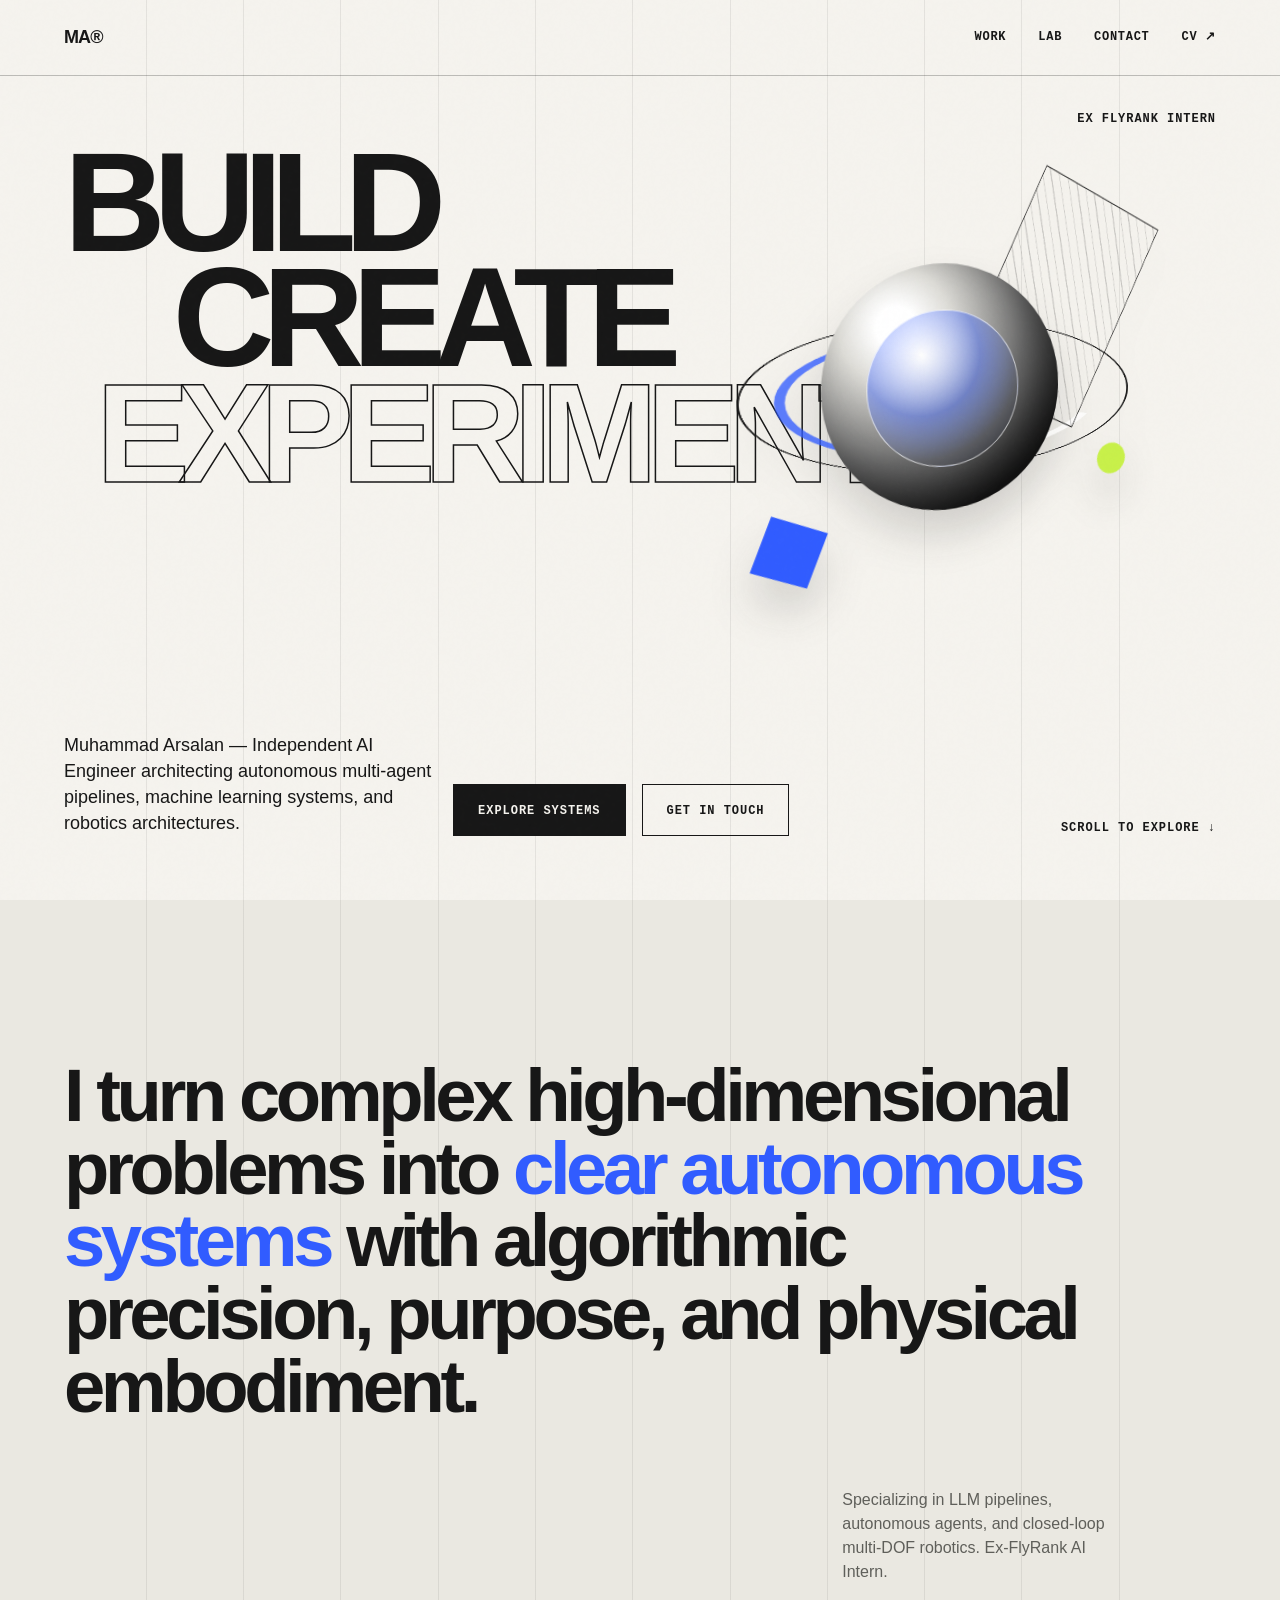
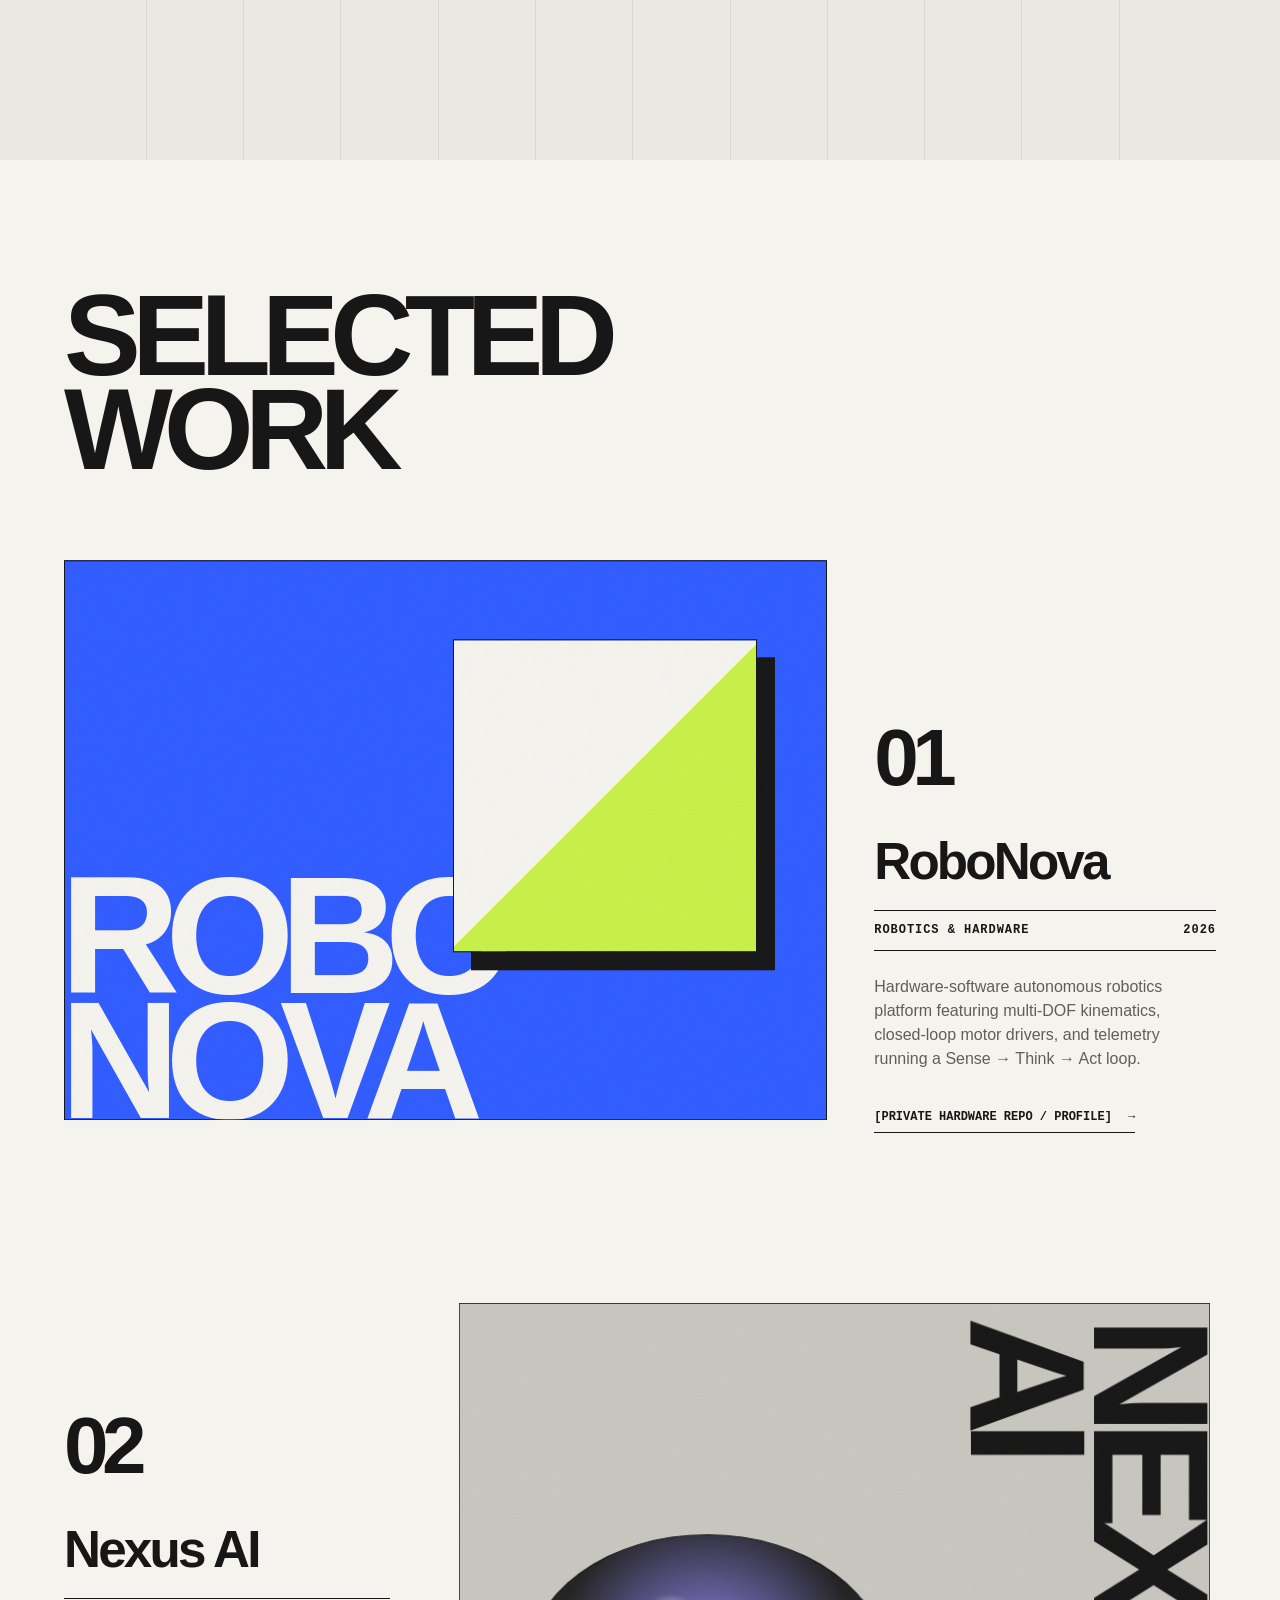
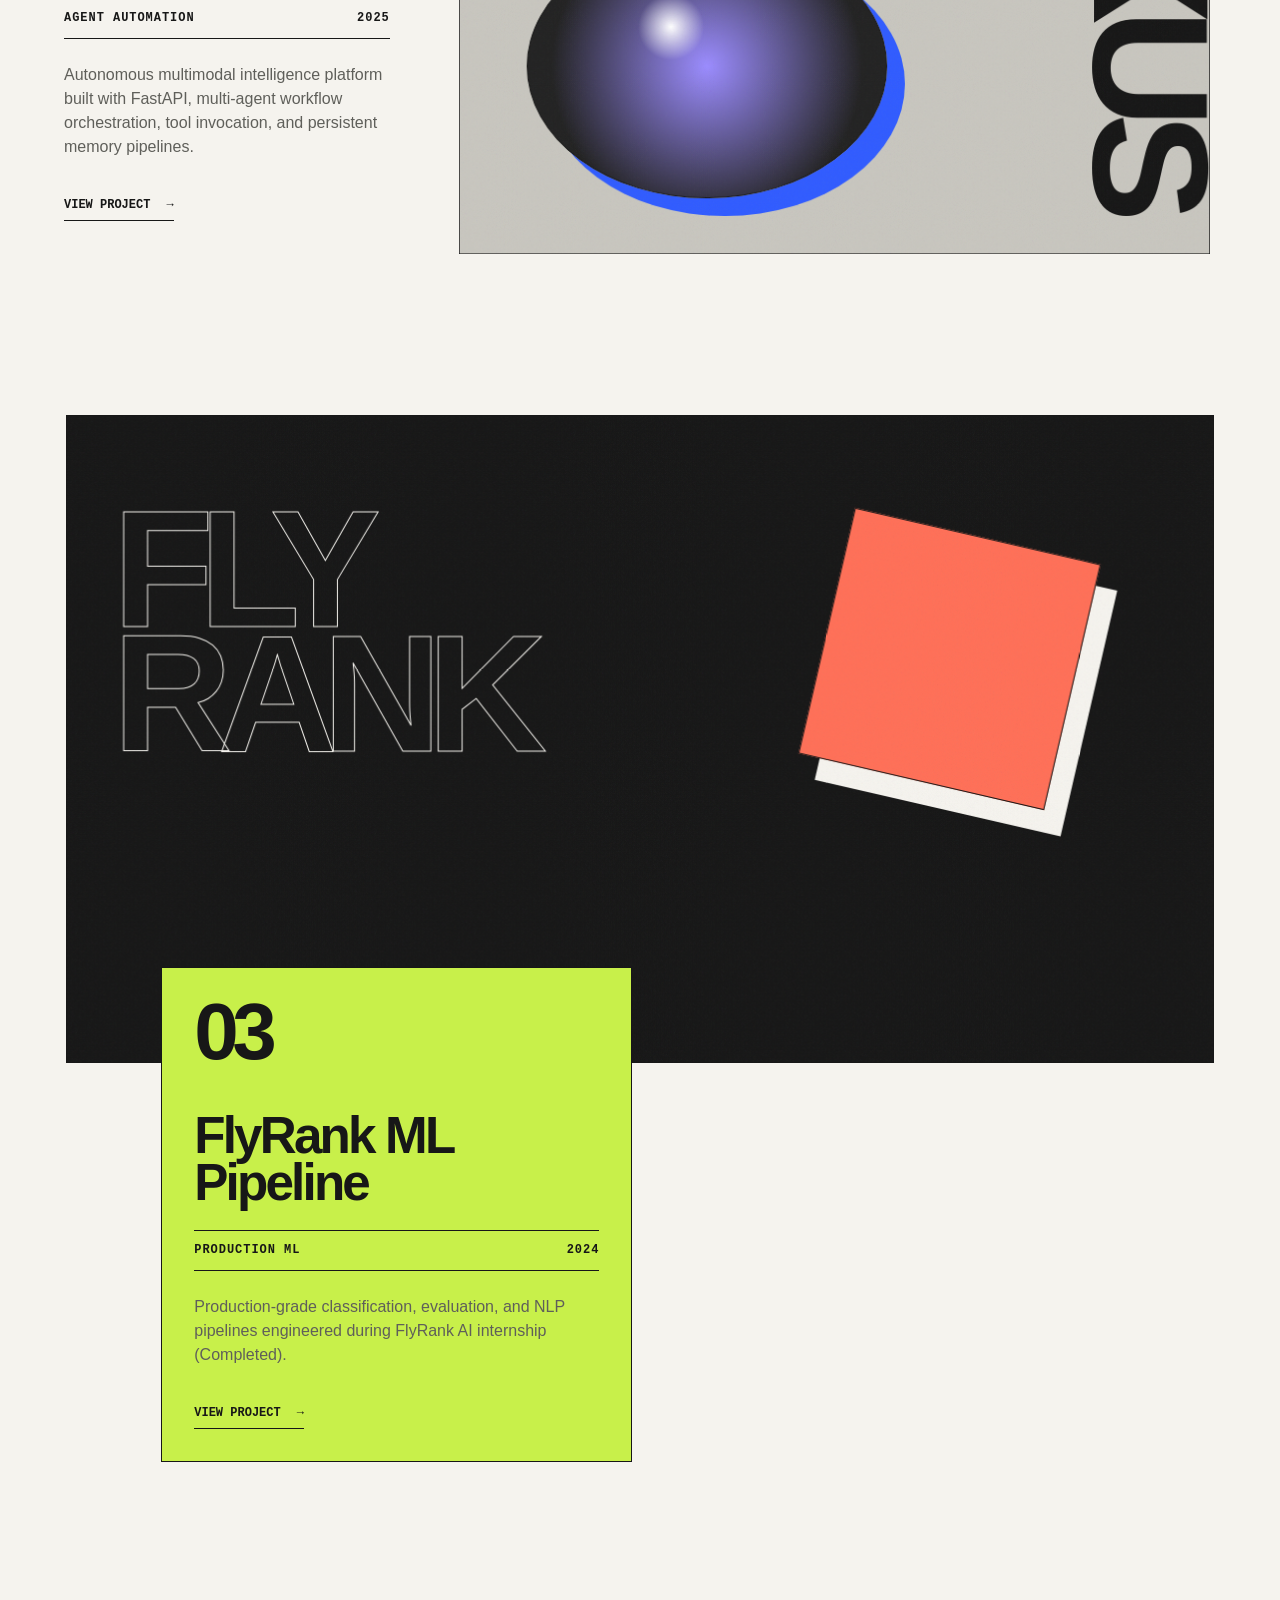
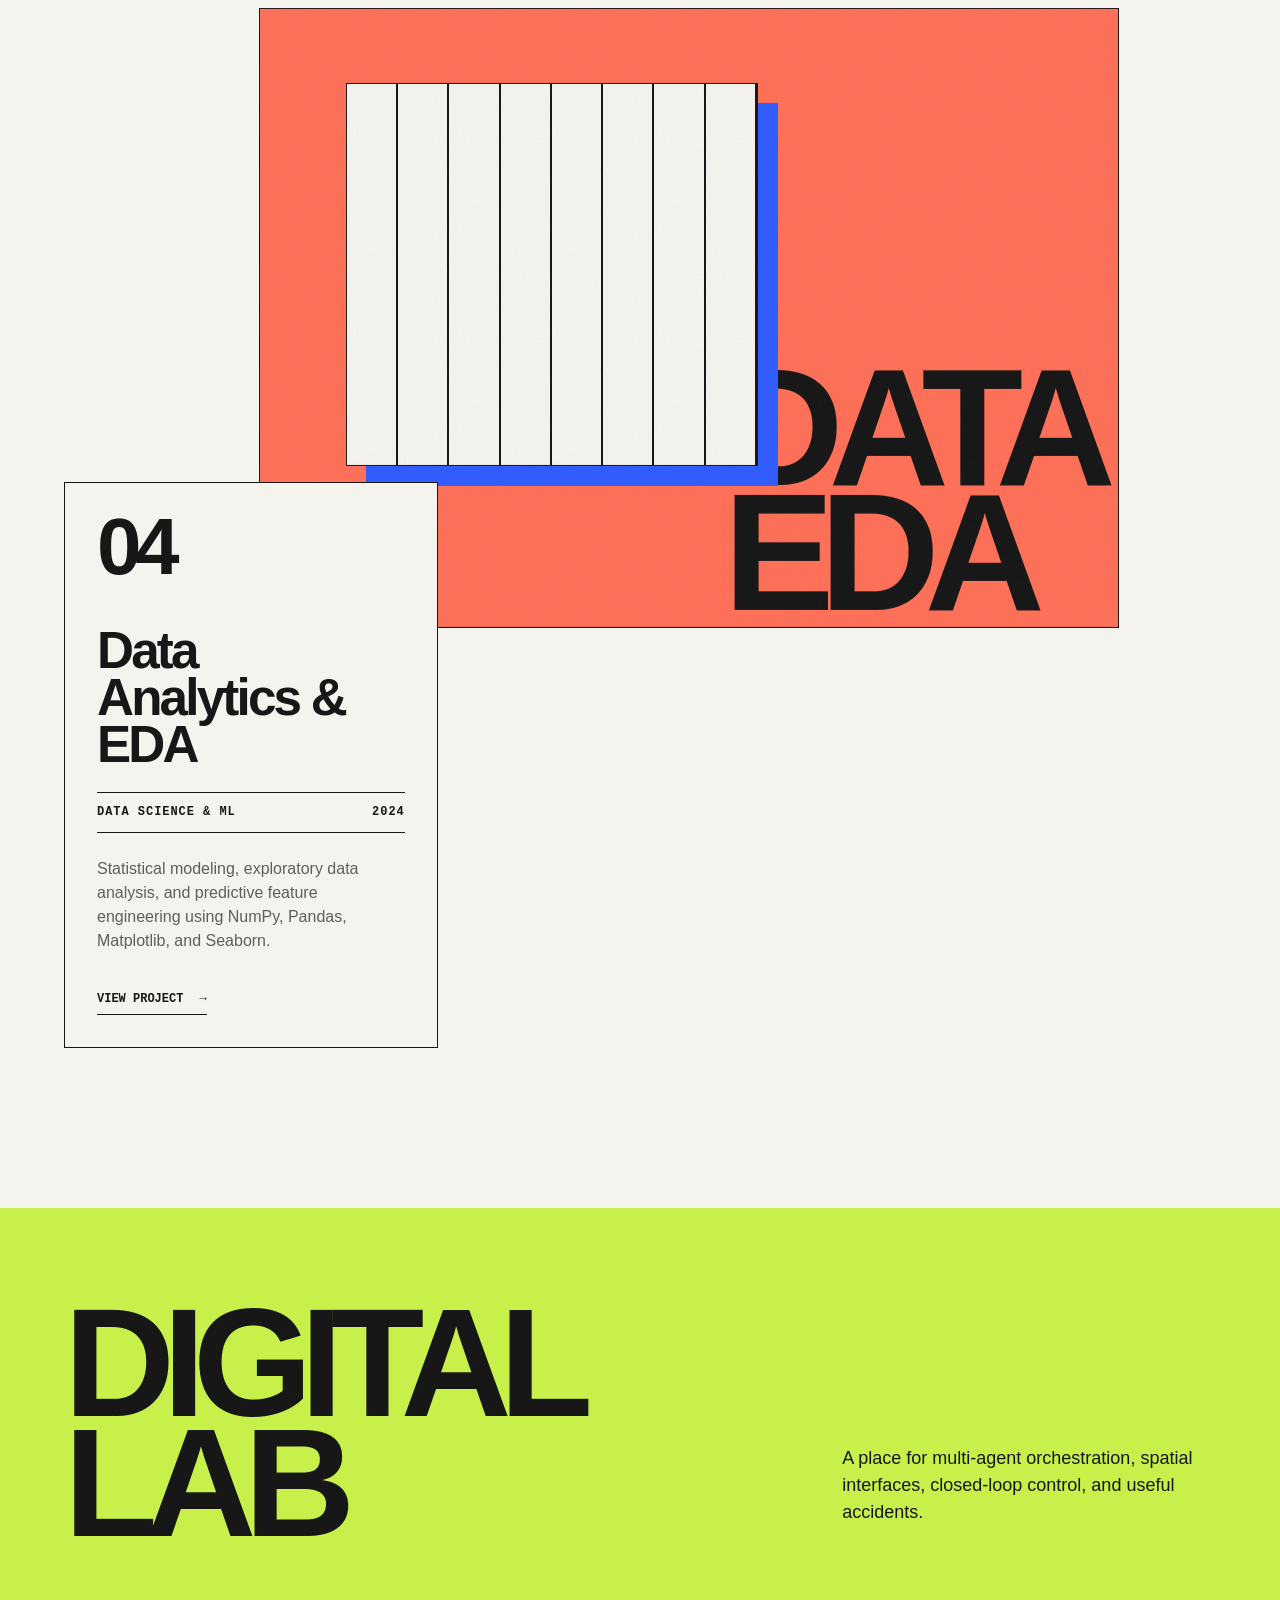
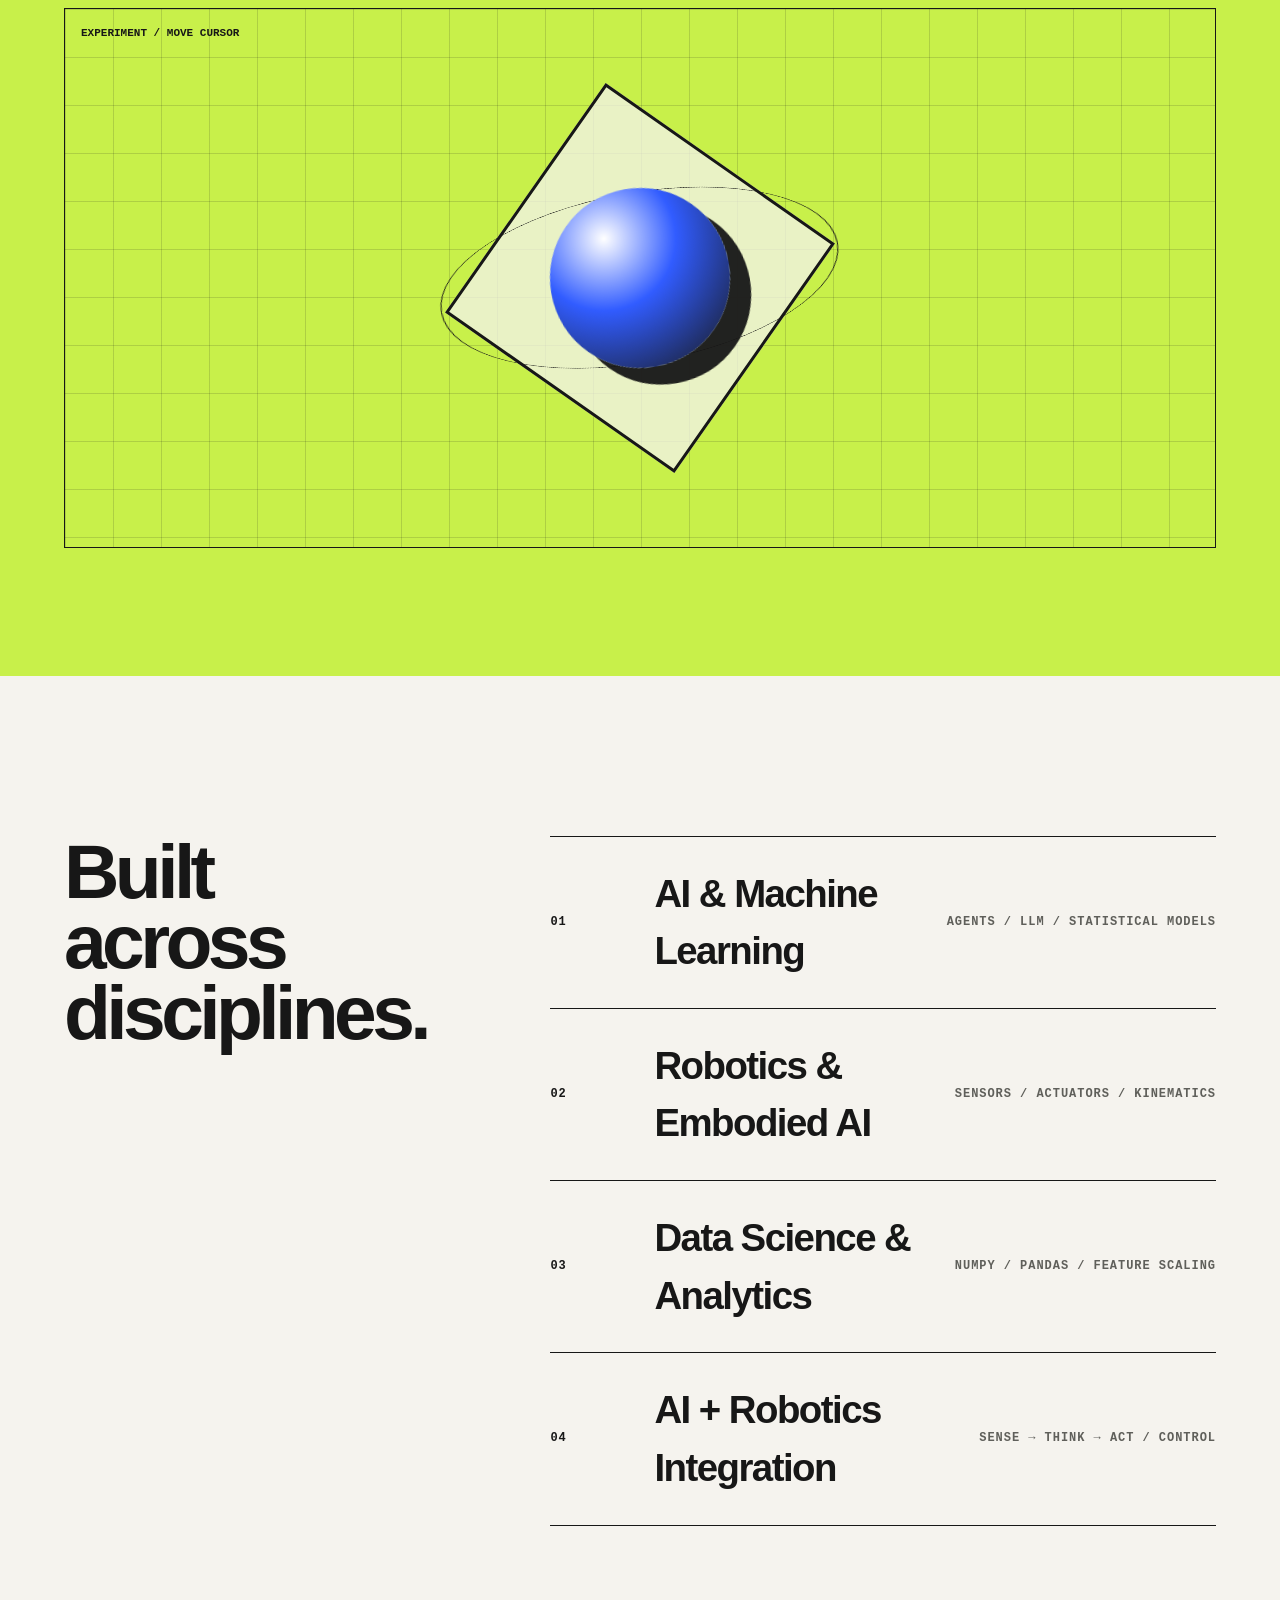
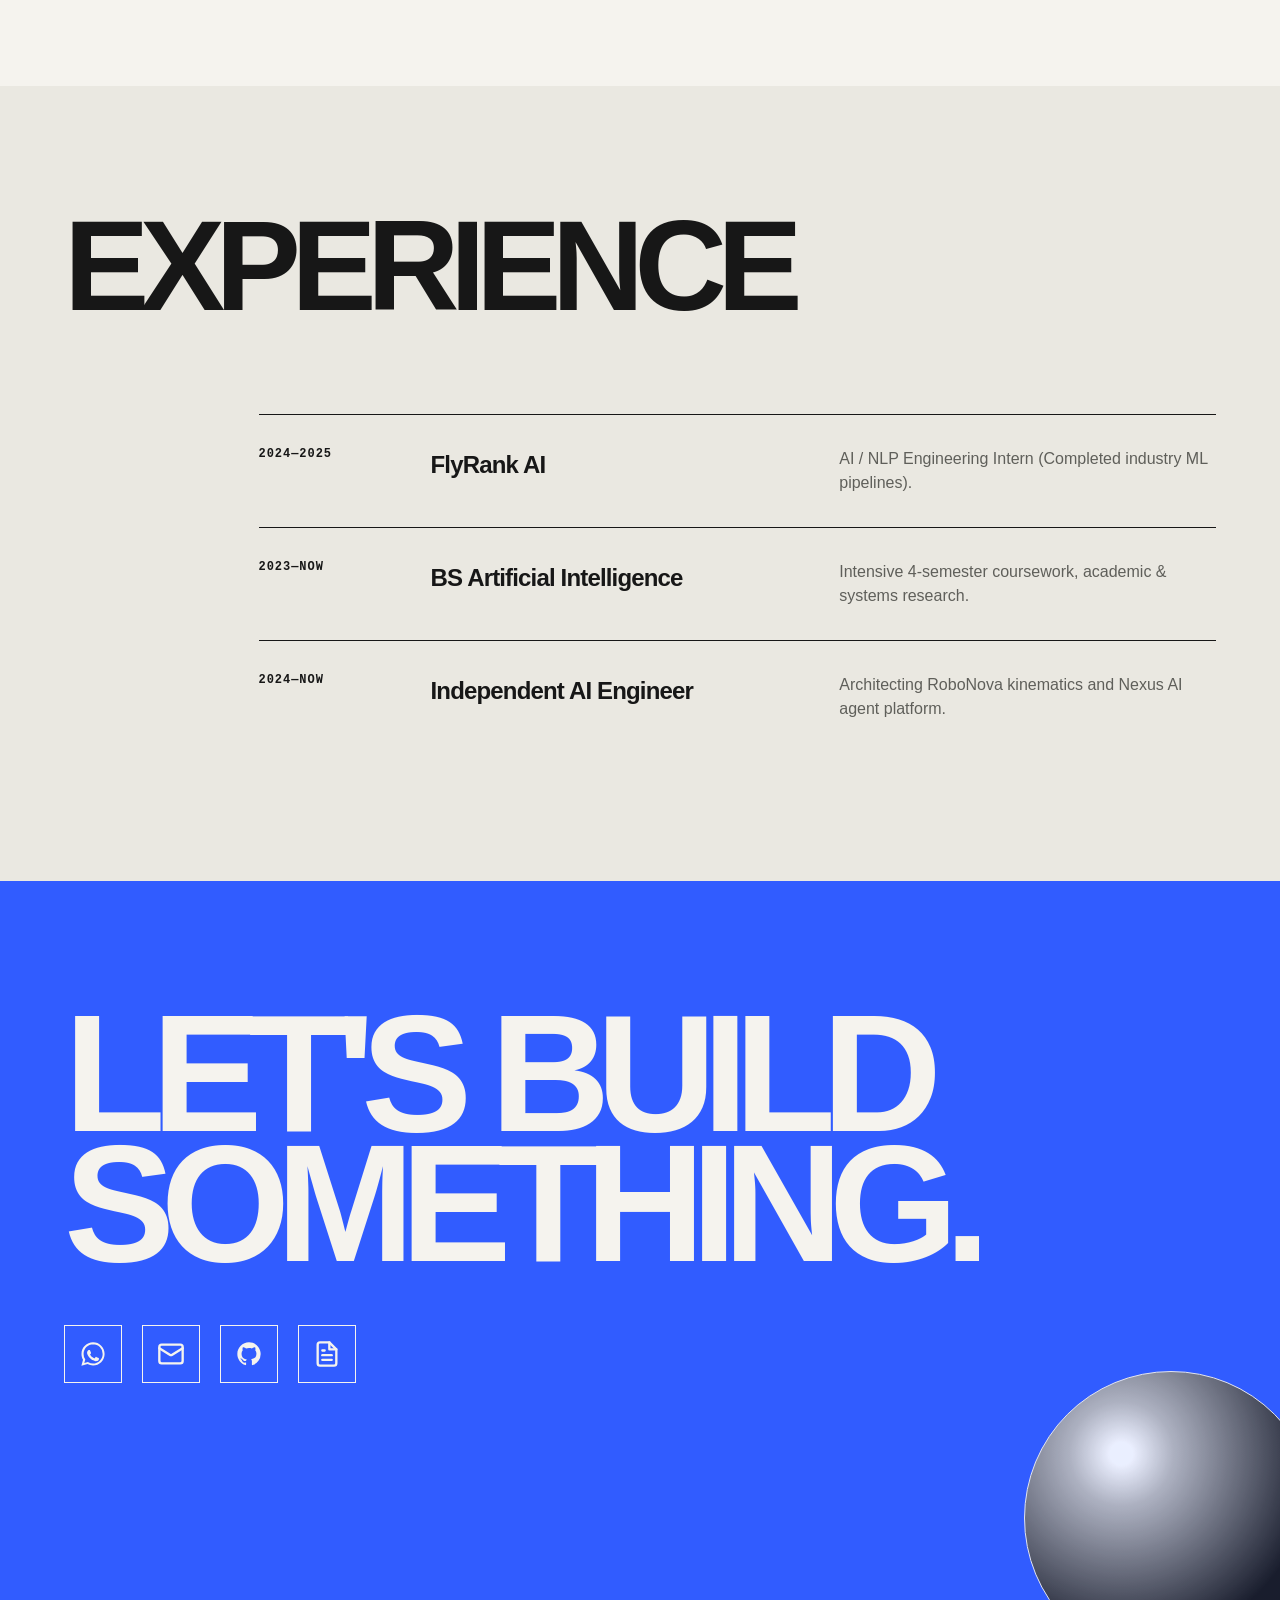
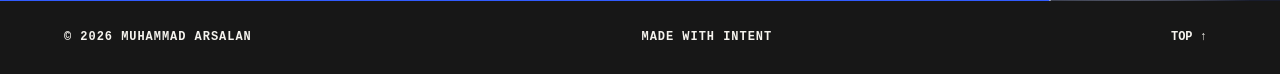
<file: index.html>
<!doctype html>
<html lang="en">
<head>
<meta charset="utf-8">
<meta name="viewport" content="width=device-width, initial-scale=1">
<meta name="description" content="Muhammad Arsalan — Independent AI Engineer architecting autonomous multi-agent pipelines, machine learning systems, and robotics architectures.">
<link rel="icon" type="image/svg+xml" href="favicon.svg">
<link rel="alternate icon" href="favicon.ico">
<title>Muhammad Arsalan — Build Create Experiment</title>
<style>
:root {
  --paper: #F5F3EE;
  --paper2: #EAE8E1;
  --gray: #D8D8D2;
  --ink: #171717;
  --muted: #5F5F5A;
  --blue: #315CFF;
  --lime: #C8F04A;
  --coral: #FF7058;
  --violet: #9B8CFF;
  --ease: cubic-bezier(.22, .78, .22, 1);
  --margin: 5vw;
  --gap: 1.2vw;
  --grid: repeating-linear-gradient(
    90deg,
    transparent 0,
    transparent calc((90vw - 11 * var(--gap)) / 12),
    rgba(23, 23, 23, 0.08) calc((90vw - 11 * var(--gap)) / 12),
    rgba(23, 23, 23, 0.08) calc((90vw - 11 * var(--gap)) / 12 + 1px),
    transparent calc((90vw - 11 * var(--gap)) / 12 + 1px),
    transparent calc((90vw - 11 * var(--gap)) / 12 + var(--gap))
  );
}

* {
  box-sizing: border-box;
}

html {
  scroll-behavior: smooth;
}

body {
  margin: 0;
  background: var(--paper);
  color: var(--ink);
  font-family: -apple-system, BlinkMacSystemFont, "Segoe UI", Roboto, Helvetica, Arial, sans-serif;
  font-size: 16px;
  line-height: 1.5;
  overflow-x: hidden;
  position: relative;
  -webkit-font-smoothing: antialiased;
  -moz-osx-font-smoothing: grayscale;
}

/* Hide OS cursor on fine-pointer desktop */
@media (pointer: fine) and (min-width: 641px) {
  body {
    cursor: none;
  }
}

/* Subtle 2.5% Paper-grain noise overlay */
body::before {
  content: "";
  position: fixed;
  inset: 0;
  pointer-events: none;
  z-index: 9998;
  opacity: 0.025;
  background-image: url("data:image/svg+xml,%3Csvg viewBox='0 0 180 180' xmlns='http://www.w3.org/2000/svg'%3E%3Cfilter id='n'%3E%3CfeTurbulence type='fractalNoise' baseFrequency='.9' numOctaves='3' stitchTiles='stitch'/%3E%3C/filter%3E%3Crect width='100%25' height='100%25' filter='url(%23n)' opacity='.5'/%3E%3C/svg%3E");
}

a, button {
  color: inherit;
}

a {
  text-decoration: none;
}

button {
  font: inherit;
  border: none;
  background: none;
  cursor: pointer;
}

a:focus-visible,
button:focus-visible {
  outline: 2px solid var(--blue);
  outline-offset: 3px;
}

.sr-only {
  position: absolute;
  width: 1px;
  height: 1px;
  padding: 0;
  margin: -1px;
  overflow: hidden;
  clip: rect(0, 0, 0, 0);
  white-space: nowrap;
  border-width: 0;
}

/* 12-column editorial grid */
.grid {
  display: grid;
  grid-template-columns: repeat(12, 1fr);
  column-gap: var(--gap);
  margin-inline: var(--margin);
}

.mono {
  font-family: "Courier New", Courier, monospace;
  font-size: 12px;
  line-height: 1.25;
  font-weight: 700;
  letter-spacing: 0.08em;
  text-transform: uppercase;
}

.rule {
  border-top: 1px solid var(--ink);
}

section[id],
main[id] {
  scroll-margin-top: 40px;
}

/* Site navigation */
.site-nav {
  position: absolute;
  top: 0;
  left: 0;
  right: 0;
  z-index: 100;
  padding: 24px var(--margin);
  display: flex;
  justify-content: space-between;
  align-items: center;
  border-bottom: 1px solid rgba(23, 23, 23, 0.25);
}

.mark {
  font-size: 18px;
  font-weight: 900;
  letter-spacing: -0.05em;
  color: var(--ink);
}

.navlinks {
  display: flex;
  gap: 32px;
}

.navlinks a {
  font-family: "Courier New", Courier, monospace;
  font-size: 12px;
  font-weight: 700;
  text-transform: uppercase;
  letter-spacing: 0.06em;
  position: relative;
  padding-block: 4px;
}

.navlinks a::after {
  content: "";
  display: block;
  height: 1px;
  background: var(--ink);
  transform: scaleX(0);
  transform-origin: right;
  transition: transform 0.3s var(--ease);
}

.navlinks a:hover::after,
.navlinks a:focus-visible::after {
  transform: scaleX(1);
  transform-origin: left;
}

/* Hero Section */
.hero {
  position: relative;
  min-height: 100svh;
  padding: 112px 0 64px;
  display: flex;
  flex-direction: column;
  justify-content: space-between;
  gap: 48px;
  overflow: hidden;
  background: var(--paper);
}

.hero::after,
.intro::after {
  content: "";
  position: absolute;
  inset: 0 var(--margin);
  background: var(--grid);
  pointer-events: none;
  z-index: 0;
}

.hero > * {
  position: relative;
  z-index: 2;
}

.hero-count {
  grid-column: 1 / 13;
  text-align: right;
}

.hero-title {
  grid-column: 1 / 13;
  margin: 2vh 0 1vh;
  font-size: clamp(72px, 11vw, 164px);
  line-height: 0.82;
  letter-spacing: -0.085em;
  font-weight: 900;
  text-transform: uppercase;
  z-index: 3;
}

.hero-title span {
  display: block;
}

.hero-title span:nth-child(2) {
  padding-left: 8.5vw;
}

.hero-title span:nth-child(3) {
  padding-left: 2.5vw;
  -webkit-text-stroke: 1.5px var(--ink);
  color: transparent;
}

.hero-bottom {
  position: relative;
  margin-top: auto;
  padding-top: 48px;
}

.hero-copy {
  grid-column: 1 / 5;
  margin: 0;
  max-width: 430px;
  font-size: 18px;
  line-height: 1.45;
}

.hero-actions {
  grid-column: 5 / 9;
  display: flex;
  align-items: flex-end;
  gap: 16px;
}

.scroll-note {
  grid-column: 10 / 13;
  text-align: right;
  align-self: end;
}

/* Interactive 3D Sculpture */
.sculpture {
  --rx: -8deg;
  --ry: 18deg;
  --sy: 0px;
  position: absolute;
  right: 7vw;
  top: 17vh;
  width: min(38vw, 560px);
  aspect-ratio: 1;
  z-index: 2;
  transform-style: preserve-3d;
  transform: perspective(800px) rotateX(var(--rx)) rotateY(var(--ry)) translateY(var(--sy));
  transition: transform 0.28s var(--ease);
  filter: drop-shadow(0 26px 22px rgba(23, 23, 23, 0.16));
  pointer-events: none;
}

.orb, .ring3d, .plane, .bit {
  position: absolute;
  transform-style: preserve-3d;
}

.orb {
  width: 51%;
  height: 51%;
  left: 24%;
  top: 23%;
  border-radius: 50%;
  background: radial-gradient(circle at 30% 25%, #fff 0 8%, #dddcd7 22%, #676767 53%, #181818 78%);
  box-shadow: inset -20px -22px 34px rgba(0, 0, 0, 0.28);
}

.orb::after {
  content: "";
  position: absolute;
  inset: 18%;
  border-radius: 50%;
  background: radial-gradient(circle at 35% 28%, rgba(255, 255, 255, 0.9), rgba(49, 92, 255, 0.42) 40%, rgba(49, 92, 255, 0.03) 70%);
  border: 1px solid rgba(255, 255, 255, 0.65);
  backdrop-filter: blur(3px);
}

.ring3d {
  inset: 8%;
  border: 2px solid var(--ink);
  border-radius: 50%;
  transform: rotateX(68deg) rotateZ(-22deg);
}

.ring3d::after {
  content: "";
  position: absolute;
  inset: 8%;
  border-radius: 50%;
  border: 10px solid rgba(49, 92, 255, 0.78);
  border-right-color: transparent;
  border-bottom-color: rgba(255, 255, 255, 0.75);
}

.plane {
  width: 42%;
  height: 47%;
  right: 4%;
  top: 7%;
  border: 1px solid var(--ink);
  background: repeating-linear-gradient(45deg, transparent 0 10px, rgba(23, 23, 23, 0.22) 10px 11px);
  transform: rotate(25deg) rotateY(-45deg);
}

.bit {
  width: 12%;
  aspect-ratio: 1;
  left: 11%;
  bottom: 14%;
  background: var(--blue);
  transform: rotate(22deg) translateZ(50px);
}

.bit.b2 {
  left: auto;
  right: 8%;
  bottom: 31%;
  width: 7%;
  border-radius: 50%;
  background: var(--lime);
}

/* Button System with vertical label swap */
.button {
  position: relative;
  display: inline-flex;
  align-items: center;
  justify-content: center;
  min-height: 52px;
  padding: 0 24px;
  border: 1px solid var(--ink);
  border-radius: 0;
  background: transparent;
  overflow: hidden;
  font-family: "Courier New", Courier, monospace;
  font-size: 12px;
  font-weight: 700;
  text-transform: uppercase;
  letter-spacing: 0.08em;
  transition: background-color 0.3s var(--ease), border-color 0.3s var(--ease), color 0.3s var(--ease);
}

.button.primary {
  background: var(--ink);
  color: var(--paper);
}

.button.secondary {
  background: transparent;
  color: var(--ink);
}

.button .swap {
  position: relative;
  height: 16px;
  overflow: hidden;
  display: inline-block;
}

.button .swap span {
  display: block;
  transition: transform 0.35s var(--ease);
}

.button:hover {
  background: var(--lime);
  color: var(--ink);
}

.button.primary:hover {
  background: var(--blue);
  border-color: var(--blue);
  color: var(--paper);
}

.button:hover .swap span {
  transform: translateY(-100%);
}

/* Introduction Section */
.intro {
  position: relative;
  padding: 160px 0;
  background: var(--paper2);
  overflow: hidden;
}

.intro > * {
  position: relative;
  z-index: 2;
}

.intro-text {
  grid-column: 1 / 12;
  margin: 0;
  font-size: clamp(40px, 5.8vw, 88px);
  line-height: 0.98;
  letter-spacing: -0.06em;
  font-weight: 900;
}

.intro-text .accent {
  color: var(--blue);
}

.intro-meta {
  grid-column: 9 / 12;
  margin-top: 64px;
  color: var(--muted);
}

/* Selected Work Section */
.work {
  padding: 128px 0 160px;
  background: var(--paper);
}

.section-head {
  align-items: end;
  margin-bottom: 96px;
}

.section-title {
  grid-column: 1 / 13;
  margin: 0;
  font-size: clamp(64px, 9vw, 136px);
  line-height: 0.82;
  letter-spacing: -0.075em;
  font-weight: 900;
  text-transform: uppercase;
}

.project {
  position: relative;
  margin-bottom: 160px;
}

.project:last-child {
  margin-bottom: 0;
}

.visual {
  position: relative;
  overflow: hidden;
  border: 1px solid var(--ink);
  background: var(--gray);
  min-height: 560px;
  isolation: isolate;
  will-change: transform;
  transition: transform 0.15s linear;
}

.visual::after {
  content: "";
  position: absolute;
  inset: 0;
  opacity: 0.06;
  background: url("data:image/svg+xml,%3Csvg xmlns='http://www.w3.org/2000/svg' width='100' height='100'%3E%3Cfilter id='n'%3E%3CfeTurbulence baseFrequency='.75' numOctaves='2'/%3E%3C/filter%3E%3Crect width='100%25' height='100%25' filter='url(%23n)'/%3E%3C/svg%3E");
  pointer-events: none;
}

/* Composition 1: Left visual, right info (RoboNova) */
.p1 .visual {
  grid-column: 1 / 9;
  background: var(--blue);
}

.p1 .project-info {
  grid-column: 9 / 13;
}

/* Composition 2: Right visual, left info (Nexus AI) */
.p2 .visual {
  grid-column: 5 / 13;
  background: #c8c6bf;
}

.p2 .project-info {
  grid-column: 1 / 5;
  grid-row: 1;
}

/* Composition 3: Full-width visual, overlapping lime info (FlyRank ML) */
.p3 .visual {
  grid-column: 1 / 13;
  min-height: 650px;
  background: var(--ink);
}

.p3 .project-info {
  grid-column: 2 / 7;
  margin-top: -96px;
  z-index: 3;
  background: var(--lime);
  padding: 32px;
  border: 1px solid var(--ink);
}

/* Composition 4: Asymmetric coral visual, overlapping paper info (Data Analytics) */
.p4 .visual {
  grid-column: 3 / 12;
  min-height: 620px;
  background: var(--coral);
}

.p4 .project-info {
  grid-column: 1 / 5;
  margin-top: -160px;
  z-index: 3;
  background: var(--paper);
  padding: 32px;
  border: 1px solid var(--ink);
}

.art-type {
  position: absolute;
  font-size: clamp(84px, 13vw, 210px);
  line-height: 0.75;
  letter-spacing: -0.09em;
  font-weight: 900;
  text-transform: uppercase;
  user-select: none;
}

.p1 .art-type {
  left: -0.03em;
  bottom: -0.02em;
  color: var(--paper);
}

.p2 .art-type {
  right: -0.02em;
  top: 0.08em;
  writing-mode: vertical-rl;
  color: var(--ink);
}

.p3 .art-type {
  left: 4%;
  top: 14%;
  color: transparent;
  -webkit-text-stroke: 1px var(--paper);
}

.p4 .art-type {
  right: 2%;
  bottom: 2%;
  color: var(--ink);
}

.art-window {
  position: absolute;
  border: 1px solid var(--ink);
  background: var(--paper);
  box-shadow: 18px 18px 0 var(--ink);
}

.p1 .art-window {
  width: 40%;
  height: 56%;
  right: 9%;
  top: 14%;
  background: linear-gradient(135deg, var(--paper) 50%, var(--lime) 50%);
}

.p2 .art-window {
  width: 48%;
  height: 48%;
  left: 9%;
  bottom: 10%;
  border-radius: 50%;
  background: radial-gradient(circle at 40% 35%, #fff, transparent 12%), radial-gradient(circle, var(--violet), #232323 70%);
  box-shadow: 18px 18px 0 var(--blue);
}

.p3 .art-window {
  width: 22%;
  aspect-ratio: 1;
  right: 12%;
  top: 18%;
  background: var(--coral);
  transform: rotate(13deg);
  box-shadow: 22px 22px 0 var(--paper);
}

.p4 .art-window {
  width: 48%;
  height: 62%;
  left: 10%;
  top: 12%;
  background: repeating-linear-gradient(90deg, var(--paper) 0 12%, var(--ink) 12% 12.5%);
  box-shadow: 20px 20px 0 var(--blue);
}

.project-info {
  align-self: end;
  padding: 32px 0 0 32px;
}

.p2 .project-info {
  padding: 0 48px 32px 0;
}

.p3 .project-info,
.p4 .project-info {
  align-self: auto;
}

.project-num {
  font-size: 80px;
  line-height: 0.8;
  font-weight: 900;
  letter-spacing: -0.08em;
  margin-bottom: 48px;
}

.project-title {
  font-size: clamp(38px, 4vw, 64px);
  line-height: 0.92;
  letter-spacing: -0.055em;
  margin: 0 0 24px;
}

.project-desc {
  color: var(--muted);
  margin: 24px 0 32px;
  max-width: 430px;
}

.project-meta {
  display: flex;
  justify-content: space-between;
  padding: 12px 0;
  border-block: 1px solid var(--ink);
}

.text-link {
  display: inline-flex;
  align-items: center;
  gap: 16px;
  font-family: "Courier New", Courier, monospace;
  font-size: 12px;
  font-weight: 700;
  text-transform: uppercase;
  border-bottom: 1px solid var(--ink);
  padding-bottom: 6px;
  color: var(--ink);
  transition: color 0.2s var(--ease), border-color 0.2s var(--ease);
}

.text-link:hover {
  color: var(--blue);
  border-color: var(--blue);
}

/* Digital Lab Section */
.lab {
  position: relative;
  min-height: 100vh;
  padding: 96px 0 128px;
  background: var(--lime);
  overflow: hidden;
  color: var(--ink);
}

.lab-head {
  grid-column: 1 / 9;
  margin: 0;
  font-size: clamp(72px, 12vw, 180px);
  line-height: 0.78;
  letter-spacing: -0.08em;
  text-transform: uppercase;
  font-weight: 900;
}

.lab-copy {
  grid-column: 9 / 13;
  align-self: end;
  font-size: 18px;
}

.lab-stage {
  position: relative;
  grid-column: 1 / 13;
  height: 540px;
  margin-top: 64px;
  border: 1px solid var(--ink);
  background: linear-gradient(90deg, rgba(23, 23, 23, 0.15) 1px, transparent 1px),
              linear-gradient(rgba(23, 23, 23, 0.15) 1px, transparent 1px);
  background-size: 48px 48px;
}

.lab-stage::before {
  content: "EXPERIMENT / MOVE CURSOR";
  position: absolute;
  top: 16px;
  left: 16px;
  font-family: "Courier New", Courier, monospace;
  font-size: 11px;
  font-weight: 700;
}

.lab-object {
  --r: 0deg;
  position: absolute;
  width: 280px;
  aspect-ratio: 1;
  left: 50%;
  top: 50%;
  transform: translate(-50%, -50%) rotate(var(--r));
  transition: transform 0.2s linear;
  pointer-events: none;
}

.lab-object::before,
.lab-object::after {
  content: "";
  position: absolute;
  inset: 0;
}

.lab-object::before {
  border: 3px solid var(--ink);
  transform: rotate(45deg);
  background: rgba(245, 243, 238, 0.75);
}

.lab-object::after {
  inset: 18%;
  border-radius: 50%;
  background: radial-gradient(circle at 34% 25%, white, var(--blue) 40%, var(--ink));
  box-shadow: 18px 20px 0 rgba(23, 23, 23, 0.95);
}

.lab-orbit {
  position: absolute;
  inset: -22%;
  border: 1px solid var(--ink);
  border-radius: 50%;
  transform: rotateX(65deg);
}

/* Capabilities Section */
.capabilities {
  padding: 160px 0;
  background: var(--paper);
}

.cap-title {
  grid-column: 1 / 5;
  font-size: clamp(48px, 6vw, 86px);
  line-height: 0.92;
  letter-spacing: -0.06em;
  font-weight: 900;
  margin: 0;
}

.cap-list {
  grid-column: 6 / 13;
  border-top: 1px solid var(--ink);
}

.cap-row {
  display: grid;
  grid-template-columns: 80px 1fr auto;
  gap: 24px;
  align-items: center;
  padding: 28px 0;
  border-bottom: 1px solid var(--ink);
}

.cap-row h3 {
  margin: 0;
  font-size: clamp(24px, 3vw, 42px);
  letter-spacing: -0.04em;
  font-weight: 900;
}

.cap-row span:last-child {
  color: var(--muted);
}

/* Experience Timeline */
.experience {
  padding: 128px 0;
  background: var(--paper2);
}

.exp-title {
  grid-column: 1 / 13;
  font-size: clamp(64px, 10vw, 150px);
  line-height: 0.82;
  letter-spacing: -0.075em;
  margin: 0 0 96px;
  text-transform: uppercase;
  font-weight: 900;
}

.timeline {
  grid-column: 3 / 13;
}

.time-row {
  display: grid;
  grid-template-columns: 140px 1fr 1fr;
  gap: 32px;
  padding: 32px 0;
  border-top: 1px solid var(--ink);
}

.time-row h3,
.time-row p {
  margin: 0;
}

.time-row h3 {
  font-size: 24px;
  letter-spacing: -0.035em;
  font-weight: 900;
}

.time-row p {
  color: var(--muted);
}

/* Contact Section */
.contact {
  position: relative;
  min-height: 80vh;
  padding: 128px 0 96px;
  background: var(--blue);
  color: var(--paper);
  overflow: hidden;
}

.contact h2 {
  grid-column: 1 / 12;
  margin: 0 0 56px;
  font-size: clamp(76px, 13vw, 190px);
  line-height: 0.78;
  letter-spacing: -0.085em;
  text-transform: uppercase;
  font-weight: 900;
}

.contact-links {
  grid-column: 1 / 10;
  display: flex;
  flex-direction: row;
  align-items: center;
  gap: 20px;
  flex-wrap: wrap;
}

.contact-icon-btn {
  display: inline-flex;
  align-items: center;
  justify-content: center;
  width: 58px;
  height: 58px;
  border: 1px solid var(--paper);
  background: transparent;
  color: var(--paper);
  transition: transform 0.25s var(--ease), background-color 0.25s var(--ease), color 0.25s var(--ease), border-color 0.25s var(--ease);
}

.contact-icon-btn:hover,
.contact-icon-btn:focus-visible {
  background: var(--paper);
  color: var(--blue);
  border-color: var(--paper);
  transform: translateY(-4px);
}

.contact-orb {
  --settle: 0px;
  position: absolute;
  width: 23vw;
  aspect-ratio: 1;
  right: -3vw;
  bottom: -5vw;
  border: 1px solid var(--paper);
  border-radius: 50%;
  background: radial-gradient(circle at 33% 28%, white 0 4%, #bbb 18%, #171717 68%);
  opacity: 0.9;
  transform: translateY(var(--settle));
  transition: transform 0.2s linear;
  pointer-events: none;
}

/* Footer */
.footer {
  background: var(--ink);
  color: var(--paper);
  padding: 24px var(--margin);
  display: flex;
  justify-content: space-between;
  align-items: center;
}

.footer button.top-btn {
  font-family: "Courier New", Courier, monospace;
  font-size: 12px;
  font-weight: 700;
  text-transform: uppercase;
  color: var(--paper);
  background: transparent;
  padding: 4px 8px;
  border: 1px solid transparent;
  transition: border-color 0.2s var(--ease);
}

.footer button.top-btn:hover {
  border-color: var(--paper);
}

/* Custom Cursor */
.cursor-dot,
.cursor-ring {
  opacity: 0;
  position: fixed;
  top: 0;
  left: 0;
  pointer-events: none;
  z-index: 10000;
  border-radius: 50%;
  mix-blend-mode: difference;
}

.cursor-dot {
  width: 10px;
  height: 10px;
  background: white;
  transform: translate(-50%, -50%);
}

.cursor-ring {
  width: 36px;
  height: 36px;
  border: 1px solid white;
  display: grid;
  place-items: center;
  transform: translate(-50%, -50%);
  transition: width 0.3s var(--ease), height 0.3s var(--ease), background 0.3s, border-radius 0.3s;
  color: transparent;
  font-family: "Courier New", Courier, monospace;
  font-size: 10px;
  font-weight: 700;
}

.cursor-ring.active {
  width: 64px;
  height: 64px;
  background: white;
  color: black;
  mix-blend-mode: normal;
}

.cursor-ring.project-active {
  width: 82px;
  height: 56px;
  border-radius: 0;
  background: var(--lime);
  color: var(--ink);
  mix-blend-mode: normal;
}

/* Reveal transition */
.reveal {
  opacity: 0;
  transform: translateY(36px);
  transition: opacity 0.8s var(--ease), transform 0.8s var(--ease);
}

.reveal.in {
  opacity: 1;
  transform: none;
}

/* Tablet Breakpoint */
@media (max-width: 900px) {
  :root {
    --margin: 4vw;
    --gap: 1.5vw;
  }
  .grid {
    grid-template-columns: repeat(8, 1fr);
  }
  .hero-title {
    grid-column: 1 / 9;
  }
  .hero-count {
    grid-column: 1 / 9;
    text-align: right;
  }
  .sculpture {
    right: -8vw;
    width: 52vw;
    top: 23vh;
    opacity: 0.86;
  }
  .hero-copy {
    grid-column: 1 / 5;
  }
  .hero-actions {
    grid-column: 5 / 7;
  }
  .scroll-note {
    grid-column: 7 / 9;
  }
  .intro-text {
    grid-column: 1 / 9;
  }
  .intro-meta {
    grid-column: 5 / 9;
  }
  .section-title {
    grid-column: 1 / 9;
  }
  .p1 .visual {
    grid-column: 1 / 7;
  }
  .p1 .project-info {
    grid-column: 5 / 9;
    grid-row: auto;
    background: var(--paper);
    z-index: 3;
    margin-top: -80px;
    padding: 24px;
    border: 1px solid var(--ink);
  }
  .p2 .visual {
    grid-column: 3 / 9;
  }
  .p2 .project-info {
    grid-column: 1 / 5;
    background: var(--paper);
    z-index: 3;
    margin-top: -80px;
    padding: 24px;
    border: 1px solid var(--ink);
  }
  .p3 .visual {
    grid-column: 1 / 9;
  }
  .p3 .project-info {
    grid-column: 1 / 6;
  }
  .p4 .visual {
    grid-column: 2 / 9;
  }
  .p4 .project-info {
    grid-column: 1 / 5;
  }
  .lab-head {
    grid-column: 1 / 7;
  }
  .lab-copy {
    grid-column: 6 / 9;
  }
  .lab-stage {
    grid-column: 1 / 9;
  }
  .cap-title {
    grid-column: 1 / 4;
  }
  .cap-list {
    grid-column: 4 / 9;
  }
  .exp-title {
    grid-column: 1 / 9;
  }
  .timeline {
    grid-column: 2 / 9;
  }
  .contact h2 {
    grid-column: 1 / 9;
  }
  .contact-links {
    grid-column: 1 / 9;
  }
}

/* Mobile Breakpoint */
@media (max-width: 640px) {
  body {
    cursor: auto !important;
  }
  .cursor-dot,
  .cursor-ring {
    display: none !important;
  }
  :root {
    --margin: 16px;
    --gap: 12px;
  }
  .grid {
    grid-template-columns: repeat(4, 1fr);
  }
  .site-nav {
    padding: 18px 16px;
  }
  .navlinks {
    gap: 14px;
  }
  .navlinks a:nth-child(2) {
    display: none;
  }
  .hero {
    padding-top: 96px;
    min-height: 820px;
  }
  .hero-count {
    grid-column: 1 / 5;
    text-align: right;
  }
  .hero-title {
    grid-column: 1 / 5;
    margin-top: 16vh;
    font-size: clamp(54px, 14.8vw, 68px);
    line-height: 0.86;
  }
  .hero-title span:nth-child(2) {
    padding-left: 0;
  }
  .hero-title span:nth-child(3) {
    padding-left: 8vw;
  }
  .sculpture {
    width: 76vw;
    right: -20vw;
    top: 28vh;
    opacity: 0.78;
    transform: perspective(800px) rotateX(-8deg) rotateY(18deg) translateY(0) !important;
    transition: none;
  }
  .hero-bottom {
    position: relative;
    margin-top: 48px;
    bottom: auto;
  }
  .hero-copy {
    grid-column: 1 / 5;
    font-size: 16px;
  }
  .hero-actions {
    grid-column: 1 / 5;
    margin-top: 20px;
    display: flex;
    flex-wrap: wrap;
    gap: 12px;
  }
  .scroll-note {
    grid-column: 1 / 5;
    text-align: left;
    margin-top: 16px;
  }
  .intro,
  .capabilities {
    padding: 96px 0;
  }
  .intro-text {
    grid-column: 1 / 5;
    margin-top: 0;
    font-size: 42px;
  }
  .intro-meta {
    grid-column: 1 / 5;
    margin-top: 36px;
  }
  .work {
    padding: 96px 0;
  }
  .section-head {
    margin-bottom: 64px;
  }
  .section-title {
    grid-column: 1 / 5;
    margin-top: 0;
    font-size: 62px;
  }
  .project {
    margin-bottom: 96px;
  }
  .visual,
  .p1 .visual,
  .p2 .visual,
  .p3 .visual,
  .p4 .visual {
    grid-column: 1 / 5;
    min-height: 400px;
    transform: none !important;
  }
  .p1 .project-info,
  .p2 .project-info,
  .p3 .project-info,
  .p4 .project-info {
    grid-column: 1 / 5;
    grid-row: auto;
    margin: 0;
    padding: 24px 0 0;
    border: 0;
    background: transparent;
  }
  .project-num {
    font-size: 56px;
    margin: 24px 0;
  }
  .p3 .project-info,
  .p4 .project-info {
    padding-inline: 16px;
  }
  .p3 .visual,
  .p4 .visual {
    min-height: 460px;
  }
  .lab {
    padding: 72px 0 96px;
  }
  .lab-head {
    grid-column: 1 / 5;
    font-size: 70px;
  }
  .lab-copy {
    grid-column: 1 / 5;
    margin-top: 32px;
  }
  .lab-stage {
    grid-column: 1 / 5;
    height: 420px;
  }
  .lab-object {
    width: 190px;
  }
  .cap-title {
    grid-column: 1 / 5;
  }
  .cap-list {
    grid-column: 1 / 5;
    margin-top: 56px;
  }
  .cap-row {
    grid-template-columns: 48px 1fr;
  }
  .cap-row span:last-child {
    grid-column: 2;
  }
  .experience {
    padding: 96px 0;
  }
  .exp-title {
    grid-column: 1 / 5;
    margin-bottom: 64px;
    font-size: 61px;
  }
  .timeline {
    grid-column: 1 / 5;
  }
  .time-row {
    grid-template-columns: 80px 1fr;
    gap: 16px;
  }
  .time-row p {
    grid-column: 2;
  }
  .contact {
    min-height: 780px;
    padding: 96px 0 48px;
  }
  .contact h2 {
    grid-column: 1 / 5;
    font-size: 72px;
    margin: 14vh 0 72px;
  }
  .contact-links {
    grid-column: 1 / 5;
  }
  .contact-orb {
    width: 52vw;
    right: -14vw;
  }
  .footer {
    font-size: 11px;
    padding: 24px 16px;
  }
}

/* Reduced Motion Mode */
@media (prefers-reduced-motion: reduce) {
  html {
    scroll-behavior: auto;
  }
  .reveal {
    opacity: 1 !important;
    transform: none !important;
    transition: none !important;
  }
  *, *::before, *::after {
    animation: none !important;
    transition-duration: 0.001ms !important;
  }
}
</style>
</head>
<body>
<div class="cursor-dot" aria-hidden="true"></div>
<div class="cursor-ring" aria-hidden="true"></div>

<!-- Site Navigation -->
<header class="site-nav">
  <a class="mark" href="#top" aria-label="Muhammad Arsalan - Back to top">MA®</a>
  <nav class="navlinks" aria-label="Primary Navigation">
    <a href="#work">Work</a>
    <a href="#lab">Lab</a>
    <a href="#contact">Contact</a>
    <a href="cv.html" target="_blank" rel="noopener noreferrer">CV ↗</a>
  </nav>
</header>

<main id="top">
  <!-- 01 Hero Section -->
  <section class="hero">
    <div class="grid">
      <div class="mono hero-count">
        EX FLYRANK INTERN
      </div>
      <h1 class="hero-title">
        <span>Build</span>
        <span>Create</span>
        <span>Experiment</span>
      </h1>
    </div>

    <!-- 3D Interactive Sculpture -->
    <div class="sculpture" aria-hidden="true">
      <div class="ring3d"></div>
      <div class="plane"></div>
      <div class="orb"></div>
      <div class="bit"></div>
      <div class="bit b2"></div>
    </div>

    <div class="hero-bottom grid">
      <p class="hero-copy">
        Muhammad Arsalan — Independent AI Engineer architecting autonomous multi-agent pipelines, machine learning systems, and robotics architectures.
      </p>

      <div class="hero-actions">
        <button type="button" class="button primary" onclick="document.getElementById('work').scrollIntoView({behavior:'smooth'})" aria-label="Explore Systems - View Work">
          <span class="sr-only">Explore Systems — View Work</span>
          <span class="swap" aria-hidden="true">
            <span>Explore Systems</span>
            <span>View Work →</span>
          </span>
        </button>
        <button type="button" class="button secondary" onclick="window.open('https://wa.me/923356157357', '_blank', 'noopener,noreferrer')" aria-label="Get in Touch on WhatsApp">
          <span class="sr-only">Get in Touch — WhatsApp</span>
          <span class="swap" aria-hidden="true">
            <span>Get in Touch</span>
            <span>WhatsApp →</span>
          </span>
        </button>
      </div>

      <div class="mono scroll-note">Scroll to explore ↓</div>
    </div>
  </section>

  <!-- 02 Introduction Section -->
  <section class="intro">
    <div class="grid">
      <p class="intro-text reveal">
        I turn complex high-dimensional problems into <span class="accent">clear autonomous systems</span> with algorithmic precision, purpose, and physical embodiment.
      </p>
      <p class="intro-meta reveal">
        Specializing in LLM pipelines, autonomous agents, and closed-loop multi-DOF robotics. Ex-FlyRank AI Intern.
      </p>
    </div>
  </section>

  <!-- 03 Selected Work Archive -->
  <section class="work" id="work">
    <div class="grid section-head">
      <h2 class="section-title reveal">Selected<br>Work</h2>
    </div>

    <!-- Project 01: RoboNova (Composition 1: Left visual, right info) -->
    <article class="project p1 grid reveal">
      <div class="visual project-hover" aria-label="RoboNova visual artwork">
        <div class="art-type">Robo<br>Nova</div>
        <div class="art-window"></div>
      </div>
      <div class="project-info">
        <div class="project-num">01</div>
        <h3 class="project-title">RoboNova</h3>
        <div class="project-meta mono">
          <span>Robotics &amp; Hardware</span>
          <span>2026</span>
        </div>
        <p class="project-desc">
          Hardware-software autonomous robotics platform featuring multi-DOF kinematics, closed-loop motor drivers, and telemetry running a Sense → Think → Act loop.
        </p>
        <a class="text-link" href="https://github.com/24pwai0015-max" target="_blank" rel="noopener noreferrer" aria-label="View RoboNova project - Private hardware repository">
          [Private Hardware Repo / Profile] <span>→</span>
        </a>
      </div>
    </article>

    <!-- Project 02: Nexus AI (Composition 2: Right visual, left info) -->
    <article class="project p2 grid reveal">
      <div class="visual project-hover" aria-label="Nexus AI visual artwork">
        <div class="art-type">Nexus<br>AI</div>
        <div class="art-window"></div>
      </div>
      <div class="project-info">
        <div class="project-num">02</div>
        <h3 class="project-title">Nexus AI</h3>
        <div class="project-meta mono">
          <span>Agent Automation</span>
          <span>2025</span>
        </div>
        <p class="project-desc">
          Autonomous multimodal intelligence platform built with FastAPI, multi-agent workflow orchestration, tool invocation, and persistent memory pipelines.
        </p>
        <a class="text-link" href="https://github.com/24pwai0015-max/nexus-ai" target="_blank" rel="noopener noreferrer" aria-label="View Nexus AI repository on GitHub">
          View project <span>→</span>
        </a>
      </div>
    </article>

    <!-- Project 03: FlyRank ML Pipeline (Composition 3: Full-width visual, overlapping lime info) -->
    <article class="project p3 grid reveal">
      <div class="visual project-hover" aria-label="FlyRank ML Pipeline visual artwork">
        <div class="art-type">Fly<br>Rank</div>
        <div class="art-window"></div>
      </div>
      <div class="project-info">
        <div class="project-num">03</div>
        <h3 class="project-title">FlyRank ML Pipeline</h3>
        <div class="project-meta mono">
          <span>Production ML</span>
          <span>2024</span>
        </div>
        <p class="project-desc">
          Production-grade classification, evaluation, and NLP pipelines engineered during FlyRank AI internship (Completed).
        </p>
        <a class="text-link" href="https://github.com/24pwai0015-max/flyrank-ml-muhammad-arsalan" target="_blank" rel="noopener noreferrer" aria-label="View FlyRank ML Pipeline repository on GitHub">
          View project <span>→</span>
        </a>
      </div>
    </article>

    <!-- Project 04: Data Analytics & EDA (Composition 4: Asymmetric coral visual, overlapping paper info) -->
    <article class="project p4 grid reveal">
      <div class="visual project-hover" aria-label="Data Analytics and EDA visual artwork">
        <div class="art-type">Data<br>EDA</div>
        <div class="art-window"></div>
      </div>
      <div class="project-info">
        <div class="project-num">04</div>
        <h3 class="project-title">Data Analytics &amp; EDA</h3>
        <div class="project-meta mono">
          <span>Data Science &amp; ML</span>
          <span>2024</span>
        </div>
        <p class="project-desc">
          Statistical modeling, exploratory data analysis, and predictive feature engineering using NumPy, Pandas, Matplotlib, and Seaborn.
        </p>
        <a class="text-link" href="https://github.com/24pwai0015-max/data-analytics" target="_blank" rel="noopener noreferrer" aria-label="View Data Analytics repository on GitHub">
          View project <span>→</span>
        </a>
      </div>
    </article>
  </section>

  <!-- 04 Digital Lab Section -->
  <section class="lab" id="lab">
    <div class="grid">
      <h2 class="lab-head reveal">Digital<br>Lab</h2>
      <p class="lab-copy reveal">
        A place for multi-agent orchestration, spatial interfaces, closed-loop control, and useful accidents.
      </p>
      <div class="lab-stage">
        <div class="lab-object" aria-hidden="true">
          <div class="lab-orbit"></div>
        </div>
      </div>
    </div>
  </section>

  <!-- 05 Capabilities Taxonomy -->
  <section class="capabilities" id="capabilities">
    <div class="grid">
      <h2 class="cap-title reveal">Built across disciplines.</h2>
      <div class="cap-list reveal">
        <div class="cap-row">
          <span class="mono">01</span>
          <h3>AI &amp; Machine Learning</h3>
          <span class="mono">Agents / LLM / Statistical Models</span>
        </div>
        <div class="cap-row">
          <span class="mono">02</span>
          <h3>Robotics &amp; Embodied AI</h3>
          <span class="mono">Sensors / Actuators / Kinematics</span>
        </div>
        <div class="cap-row">
          <span class="mono">03</span>
          <h3>Data Science &amp; Analytics</h3>
          <span class="mono">NumPy / Pandas / Feature Scaling</span>
        </div>
        <div class="cap-row">
          <span class="mono">04</span>
          <h3>AI + Robotics Integration</h3>
          <span class="mono">Sense → Think → Act / Control</span>
        </div>
      </div>
    </div>
  </section>

  <!-- 06 Experience Timeline -->
  <section class="experience" id="experience">
    <div class="grid">
      <h2 class="exp-title reveal">Experience</h2>
      <div class="timeline reveal">
        <div class="time-row">
          <span class="mono">2024—2025</span>
          <h3>FlyRank AI</h3>
          <p>AI / NLP Engineering Intern (Completed industry ML pipelines).</p>
        </div>
        <div class="time-row">
          <span class="mono">2023—Now</span>
          <h3>BS Artificial Intelligence</h3>
          <p>Intensive 4-semester coursework, academic &amp; systems research.</p>
        </div>
        <div class="time-row">
          <span class="mono">2024—Now</span>
          <h3>Independent AI Engineer</h3>
          <p>Architecting RoboNova kinematics and Nexus AI agent platform.</p>
        </div>
      </div>
    </div>
  </section>

  <!-- 07 Contact Section -->
  <section class="contact" id="contact">
    <div class="grid">
      <h2 class="reveal">Let's build<br>something.</h2>
      <div class="contact-links reveal">
        <a href="https://wa.me/923356157357" target="_blank" rel="noopener noreferrer" class="contact-icon-btn" aria-label="WhatsApp (+92 335 6157357)">
          <svg width="28" height="28" viewBox="0 0 24 24" fill="currentColor" aria-hidden="true">
            <path d="M12.04 2c-5.46 0-9.91 4.45-9.91 9.91 0 1.75.46 3.45 1.32 4.95L2.05 22l5.25-1.38c1.45.79 3.08 1.21 4.74 1.21 5.46 0 9.91-4.45 9.91-9.91 0-2.65-1.03-5.14-2.9-7.01A9.816 9.816 0 0 0 12.04 2zm.01 1.67c2.2 0 4.26.86 5.82 2.42a8.225 8.225 0 0 1 2.41 5.83c0 4.54-3.7 8.24-8.24 8.24-1.44 0-2.85-.38-4.08-1.1l-.29-.17-3.12.82.83-3.04-.19-.3a8.212 8.212 0 0 1-1.26-4.45c0-4.54 3.7-8.24 8.24-8.24zm4.52 11.64c-.25-.13-1.47-.72-1.7-.81-.23-.08-.39-.13-.56.13-.17.25-.64.81-.79.97-.14.17-.29.19-.54.06-.25-.13-1.06-.39-2.02-1.24-.75-.67-1.25-1.49-1.4-1.74-.14-.25-.02-.39.11-.51.11-.11.25-.29.37-.43.13-.15.17-.25.25-.42.08-.17.04-.32-.02-.45-.06-.13-.56-1.35-.77-1.85-.2-.49-.41-.42-.56-.43h-.48c-.17 0-.44.06-.67.32-.23.25-.88.86-.88 2.1 0 1.24.9 2.44 1.03 2.61.13.17 1.78 2.72 4.31 3.81.6.26 1.07.42 1.44.54.61.19 1.16.17 1.6.1.49-.07 1.47-.6 1.68-1.18.21-.58.21-1.07.15-1.18-.06-.11-.23-.17-.48-.29z"/>
          </svg>
        </a>
        <a href="mailto:arsalan.vault@gmail.com" class="contact-icon-btn" aria-label="Email (arsalan.vault@gmail.com)">
          <svg width="28" height="28" viewBox="0 0 24 24" fill="none" stroke="currentColor" stroke-width="2" stroke-linecap="round" stroke-linejoin="round" aria-hidden="true">
            <rect x="2" y="4" width="20" height="16" rx="2"/>
            <path d="m22 7-8.97 5.7a1.94 1.94 0 0 1-2.06 0L2 7"/>
          </svg>
        </a>
        <a href="https://github.com/24pwai0015-max" target="_blank" rel="noopener noreferrer" class="contact-icon-btn" aria-label="GitHub (24pwai0015-max)">
          <svg width="28" height="28" viewBox="0 0 24 24" fill="currentColor" aria-hidden="true">
            <path fill-rule="evenodd" clip-rule="evenodd" d="M12 2C6.477 2 2 6.484 2 12.017c0 4.425 2.865 8.18 6.839 9.504.5.092.682-.217.682-.483 0-.237-.008-.868-.013-1.703-2.782.605-3.369-1.343-3.369-1.343-.454-1.158-1.11-1.466-1.11-1.466-.908-.62.069-.608.069-.608 1.003.07 1.53 1.032 1.53 1.032.892 1.53 2.341 1.088 2.91.832.092-.647.35-1.088.636-1.338-2.22-.253-4.555-1.113-4.555-4.951 0-1.093.39-1.988 1.029-2.688-.103-.253-.446-1.272.098-2.65 0 0 .84-.27 2.75 1.026A9.564 9.564 0 0112 6.844c.85.004 1.705.115 2.504.337 1.909-1.296 2.747-1.027 2.747-1.027.546 1.379.202 2.398.1 2.651.64.7 1.028 1.595 1.028 2.688 0 3.848-2.339 4.695-4.566 4.943.359.309.678.92.678 1.855 0 1.338-.012 2.419-.012 2.747 0 .268.18.58.688.482A10.019 10.019 0 0022 12.017C22 6.484 17.522 2 12 2z"/>
          </svg>
        </a>
        <a href="cv.html" target="_blank" rel="noopener noreferrer" class="contact-icon-btn" aria-label="Curriculum Vitae">
          <svg width="28" height="28" viewBox="0 0 24 24" fill="none" stroke="currentColor" stroke-width="2" stroke-linecap="round" stroke-linejoin="round" aria-hidden="true">
            <path d="M14 2H6a2 2 0 0 0-2 2v16a2 2 0 0 0 2 2h12a2 2 0 0 0 2-2V8z"/>
            <polyline points="14 2 14 8 20 8"/>
            <line x1="16" y1="13" x2="8" y2="13"/>
            <line x1="16" y1="17" x2="8" y2="17"/>
            <polyline points="10 9 9 9 8 9"/>
          </svg>
        </a>
      </div>
    </div>
    <div class="contact-orb" aria-hidden="true"></div>
  </section>
</main>

<footer class="footer mono">
  <span>© 2026 Muhammad Arsalan</span>
  <span>Made with intent</span>
  <button type="button" class="top-btn" onclick="window.scrollTo({top:0,behavior:'smooth'})" aria-label="Back to top">Top ↑</button>
</footer>

<script>
(function() {
  const reduce = window.matchMedia('(prefers-reduced-motion: reduce)').matches;
  const isFinePointer = window.matchMedia('(pointer: fine)').matches && window.innerWidth > 640;

  // Custom Cursor
  const dot = document.querySelector('.cursor-dot');
  const ring = document.querySelector('.cursor-ring');
  let mx = -100, my = -100, rx = -100, ry = -100;
  let isCursorVisible = false;

  if (isFinePointer && dot && ring) {
    window.addEventListener('mousemove', (e) => {
      mx = e.clientX;
      my = e.clientY;
      if (!isCursorVisible) {
        isCursorVisible = true;
        dot.style.opacity = '1';
        ring.style.opacity = '1';
      }
      dot.style.transform = `translate(${mx}px, ${my}px) translate(-50%, -50%)`;

      // 3D Sculpture lerp target
      const s = document.querySelector('.sculpture');
      if (s) {
        const cx = window.innerWidth * 0.78;
        const cy = window.innerHeight * 0.42;
        const dx = (mx - cx) / window.innerWidth;
        const dy = (my - cy) / window.innerHeight;
        s.style.setProperty('--ry', `${(18 + dx * 24).toFixed(2)}deg`);
        s.style.setProperty('--rx', `${(-8 - dy * 20).toFixed(2)}deg`);
      }

      // Digital Lab Object
      const stage = document.querySelector('.lab-stage');
      const labObj = document.querySelector('.lab-object');
      if (stage && labObj) {
        const rect = stage.getBoundingClientRect();
        if (my >= rect.top && my <= rect.bottom && mx >= rect.left && mx <= rect.right) {
          const xPercent = Math.max(15, Math.min(85, ((mx - rect.left) / rect.width) * 100));
          const yPercent = Math.max(20, Math.min(80, ((my - rect.top) / rect.height) * 100));
          labObj.style.left = `${xPercent.toFixed(1)}%`;
          labObj.style.top = `${yPercent.toFixed(1)}%`;
        }
      }
    }, { passive: true });

    document.addEventListener('mouseleave', () => {
      isCursorVisible = false;
      dot.style.opacity = '0';
      ring.style.opacity = '0';
    });

    document.addEventListener('mouseenter', () => {
      isCursorVisible = true;
      dot.style.opacity = '1';
      ring.style.opacity = '1';
    });

    // Event delegation for cursor modes
    document.addEventListener('mouseover', (e) => {
      const target = e.target;
      if (!(target instanceof Element)) return;

      const projectTarget = target.closest('.project-hover');
      if (projectTarget) {
        ring.className = 'cursor-ring project-active';
        ring.textContent = 'VIEW';
        return;
      }

      const interactive = target.closest('a, button, .button');
      if (interactive) {
        ring.className = 'cursor-ring active';
        ring.textContent = 'OPEN';
        return;
      }

      ring.className = 'cursor-ring';
      ring.textContent = '';
    }, { passive: true });

    function follow() {
      rx += (mx - rx) * 0.14;
      ry += (my - ry) * 0.14;
      ring.style.transform = `translate(${rx.toFixed(1)}px, ${ry.toFixed(1)}px) translate(-50%, -50%)`;
      requestAnimationFrame(follow);
    }
    requestAnimationFrame(follow);
  }

  // Reveal & Scroll handling
  const revealElements = document.querySelectorAll('.reveal');
  if (reduce) {
    revealElements.forEach(el => el.classList.add('in'));
  } else {
    const io = new IntersectionObserver((entries, obs) => {
      entries.forEach(entry => {
        if (entry.isIntersecting) {
          entry.target.classList.add('in');
          obs.unobserve(entry.target);
        }
      });
    }, { threshold: 0.18 });
    revealElements.forEach(el => io.observe(el));

    let lastScroll = window.scrollY;
    let ticking = false;

    window.addEventListener('scroll', () => {
      if (ticking) return;
      ticking = true;
      requestAnimationFrame(() => {
        const sy = window.scrollY;
        const vel = Math.max(-40, Math.min(40, sy - lastScroll));
        lastScroll = sy;

        // Sculpture scroll translation
        const s = document.querySelector('.sculpture');
        if (s) {
          s.style.setProperty('--sy', `${Math.min(80, sy * 0.08).toFixed(1)}px`);
        }

        // Project visual parallax & scale (desktop/tablet only)
        if (window.innerWidth > 640) {
          const visuals = document.querySelectorAll('.visual');
          const innerH = window.innerHeight;
          visuals.forEach(v => {
            const r = v.getBoundingClientRect();
            if (r.top < innerH && r.bottom > 0) {
              const progress = Math.max(0, Math.min(1, 1 - r.top / innerH));
              const scale = 0.94 + progress * 0.06;
              const translateY = r.top * 0.025;
              v.style.transform = `scale(${scale.toFixed(3)}) translateY(${translateY.toFixed(1)}px)`;
            }
          });
        }

        // Digital Lab Object subtle scroll velocity rotation
        const labObj = document.querySelector('.lab-object');
        if (labObj) {
          const rot = (sy * 0.025 + vel * 0.25) % 360;
          labObj.style.setProperty('--r', `${rot.toFixed(2)}deg`);
        }

        // Contact orb settling
        const contactSection = document.querySelector('.contact');
        const contactOrb = document.querySelector('.contact-orb');
        if (contactSection && contactOrb) {
          const cRect = contactSection.getBoundingClientRect();
          const settle = Math.max(-70, Math.min(0, cRect.top * 0.08));
          contactOrb.style.setProperty('--settle', `${settle.toFixed(1)}px`);
        }

        ticking = false;
      });
    }, { passive: true });
  }
})();
</script>
</body>
</html>
</file>
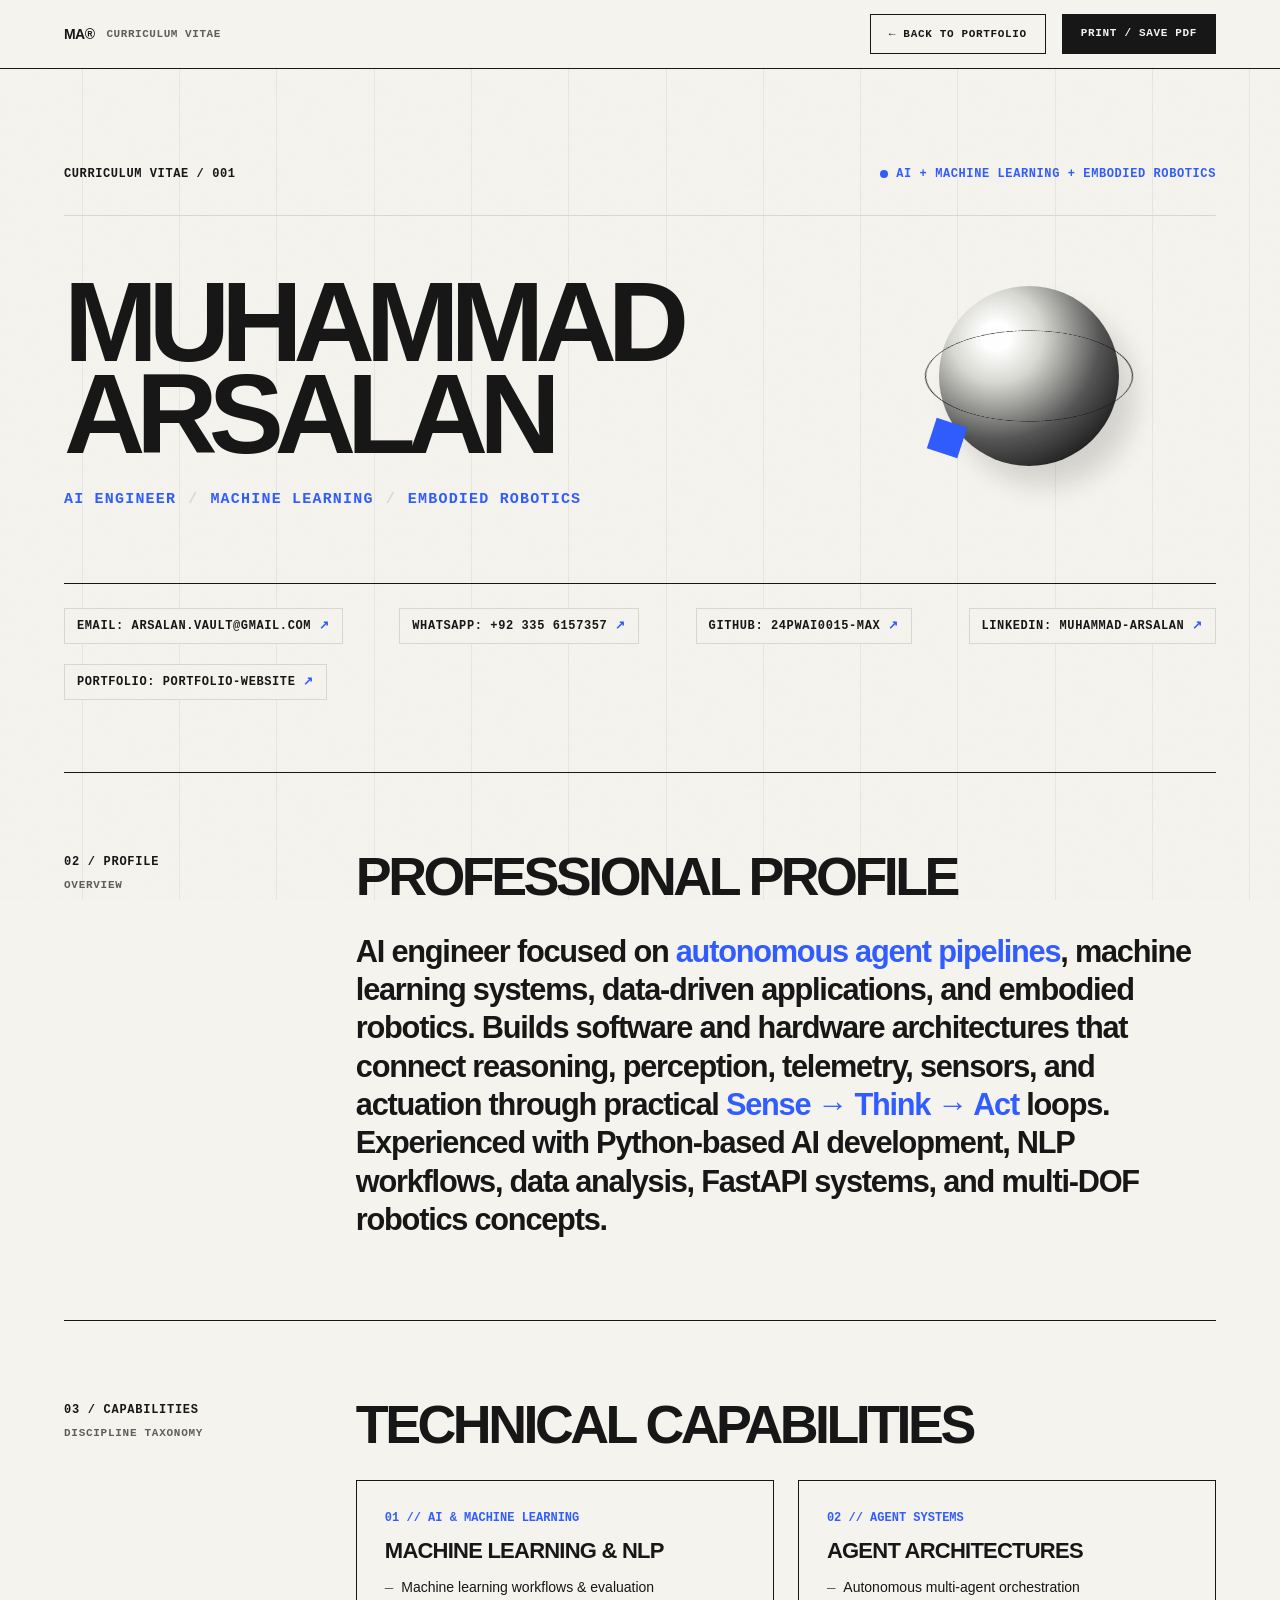
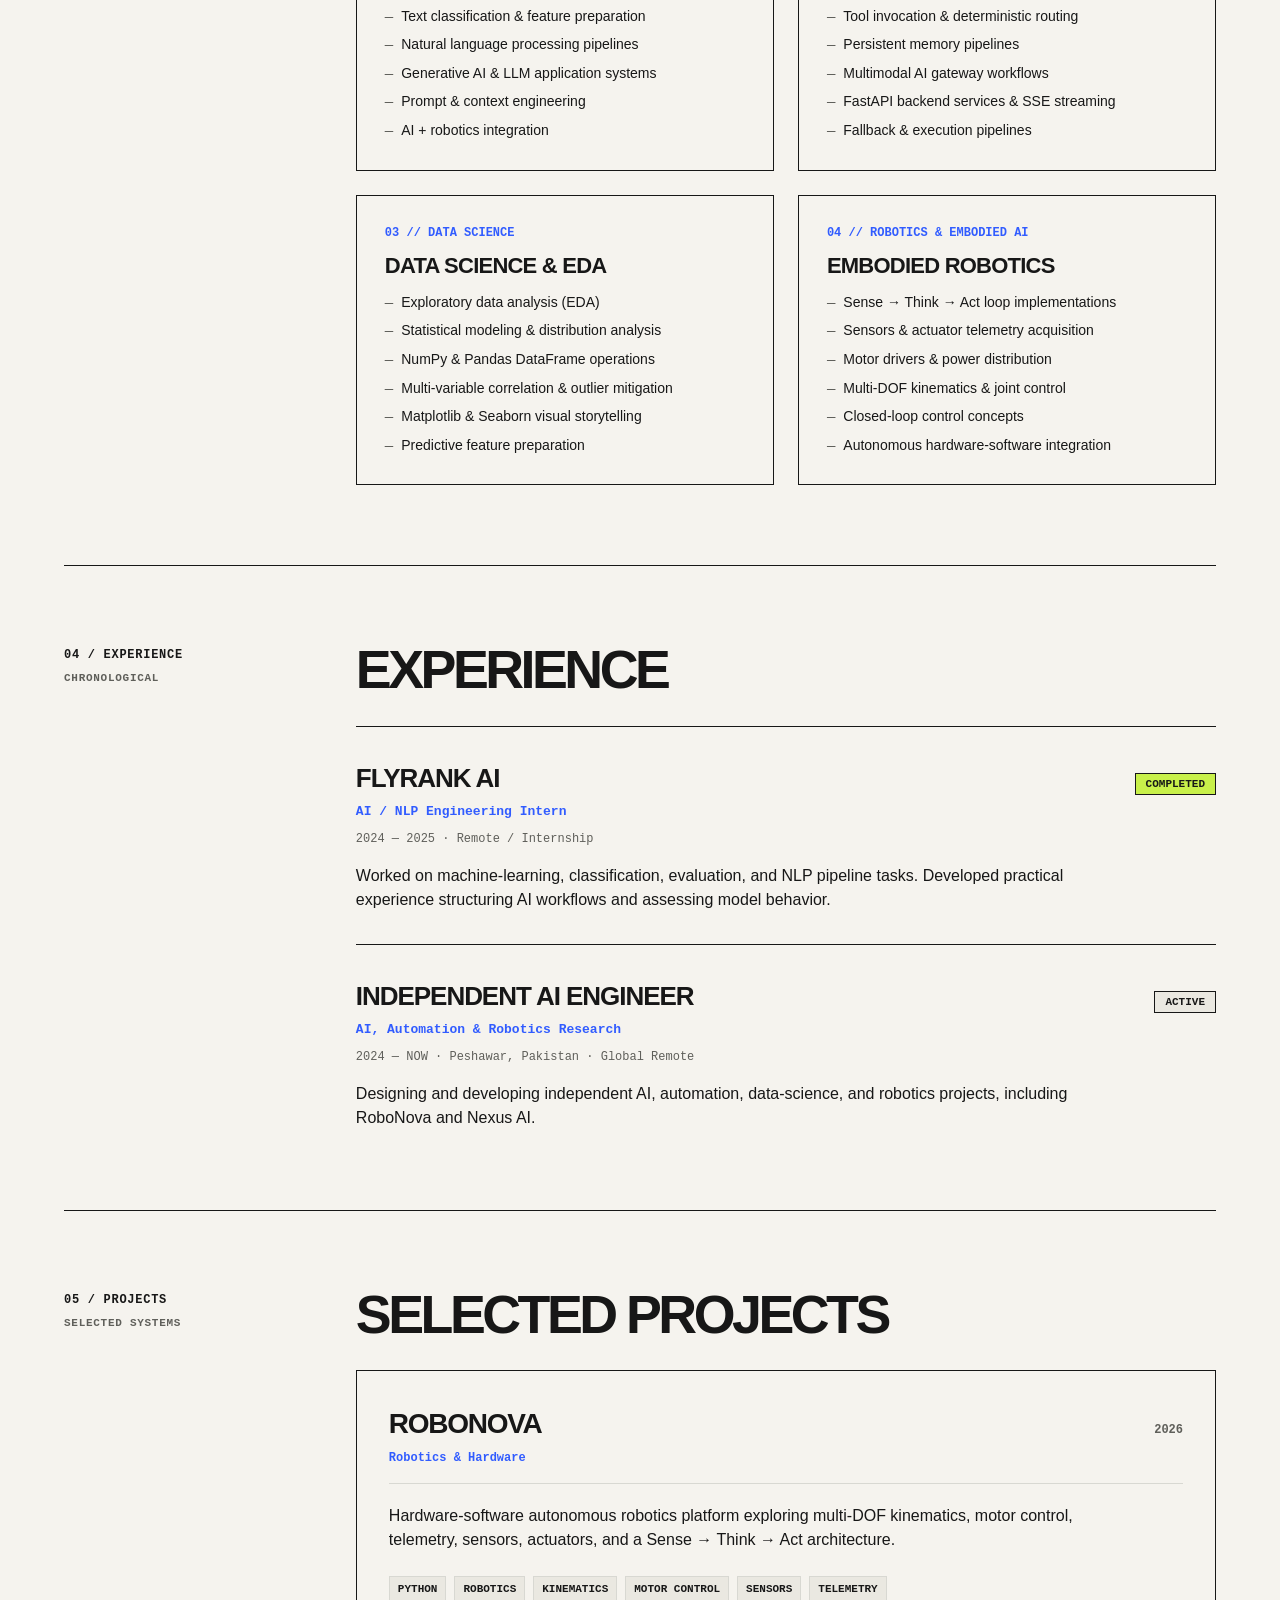
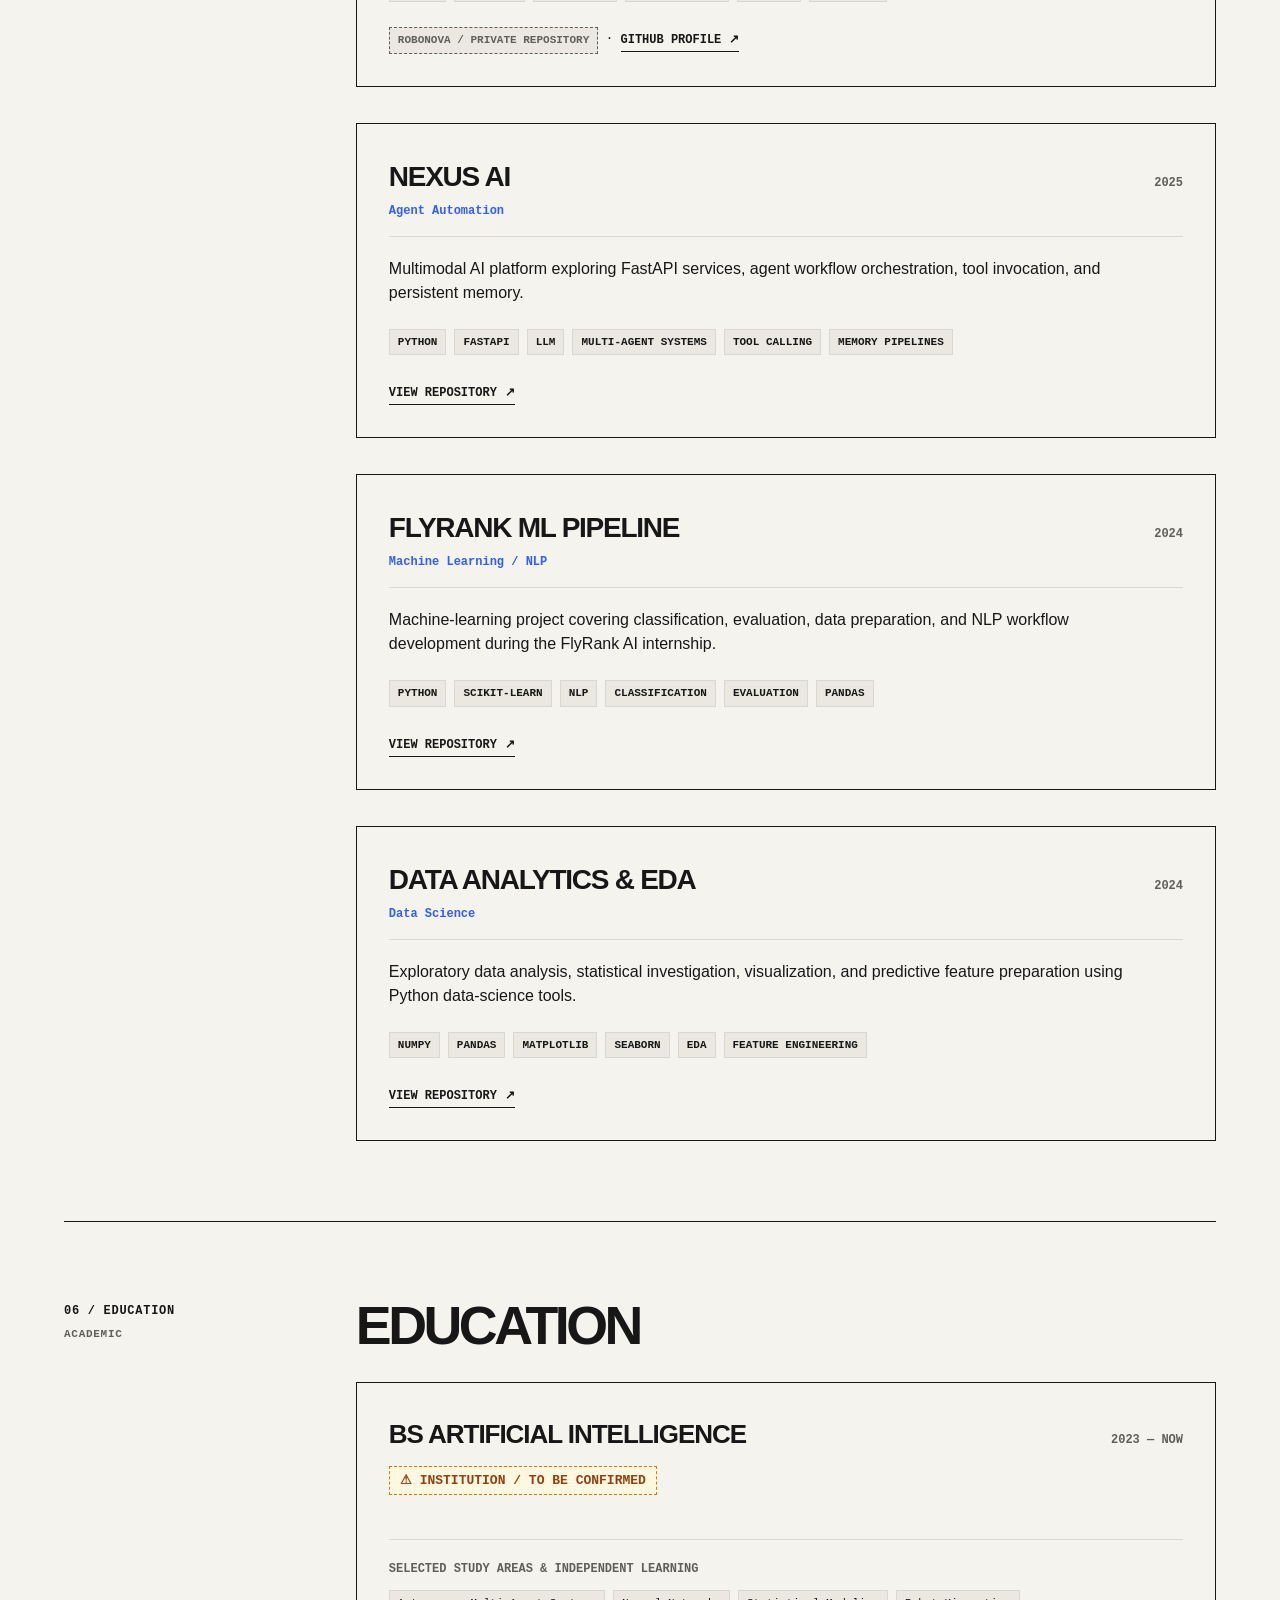
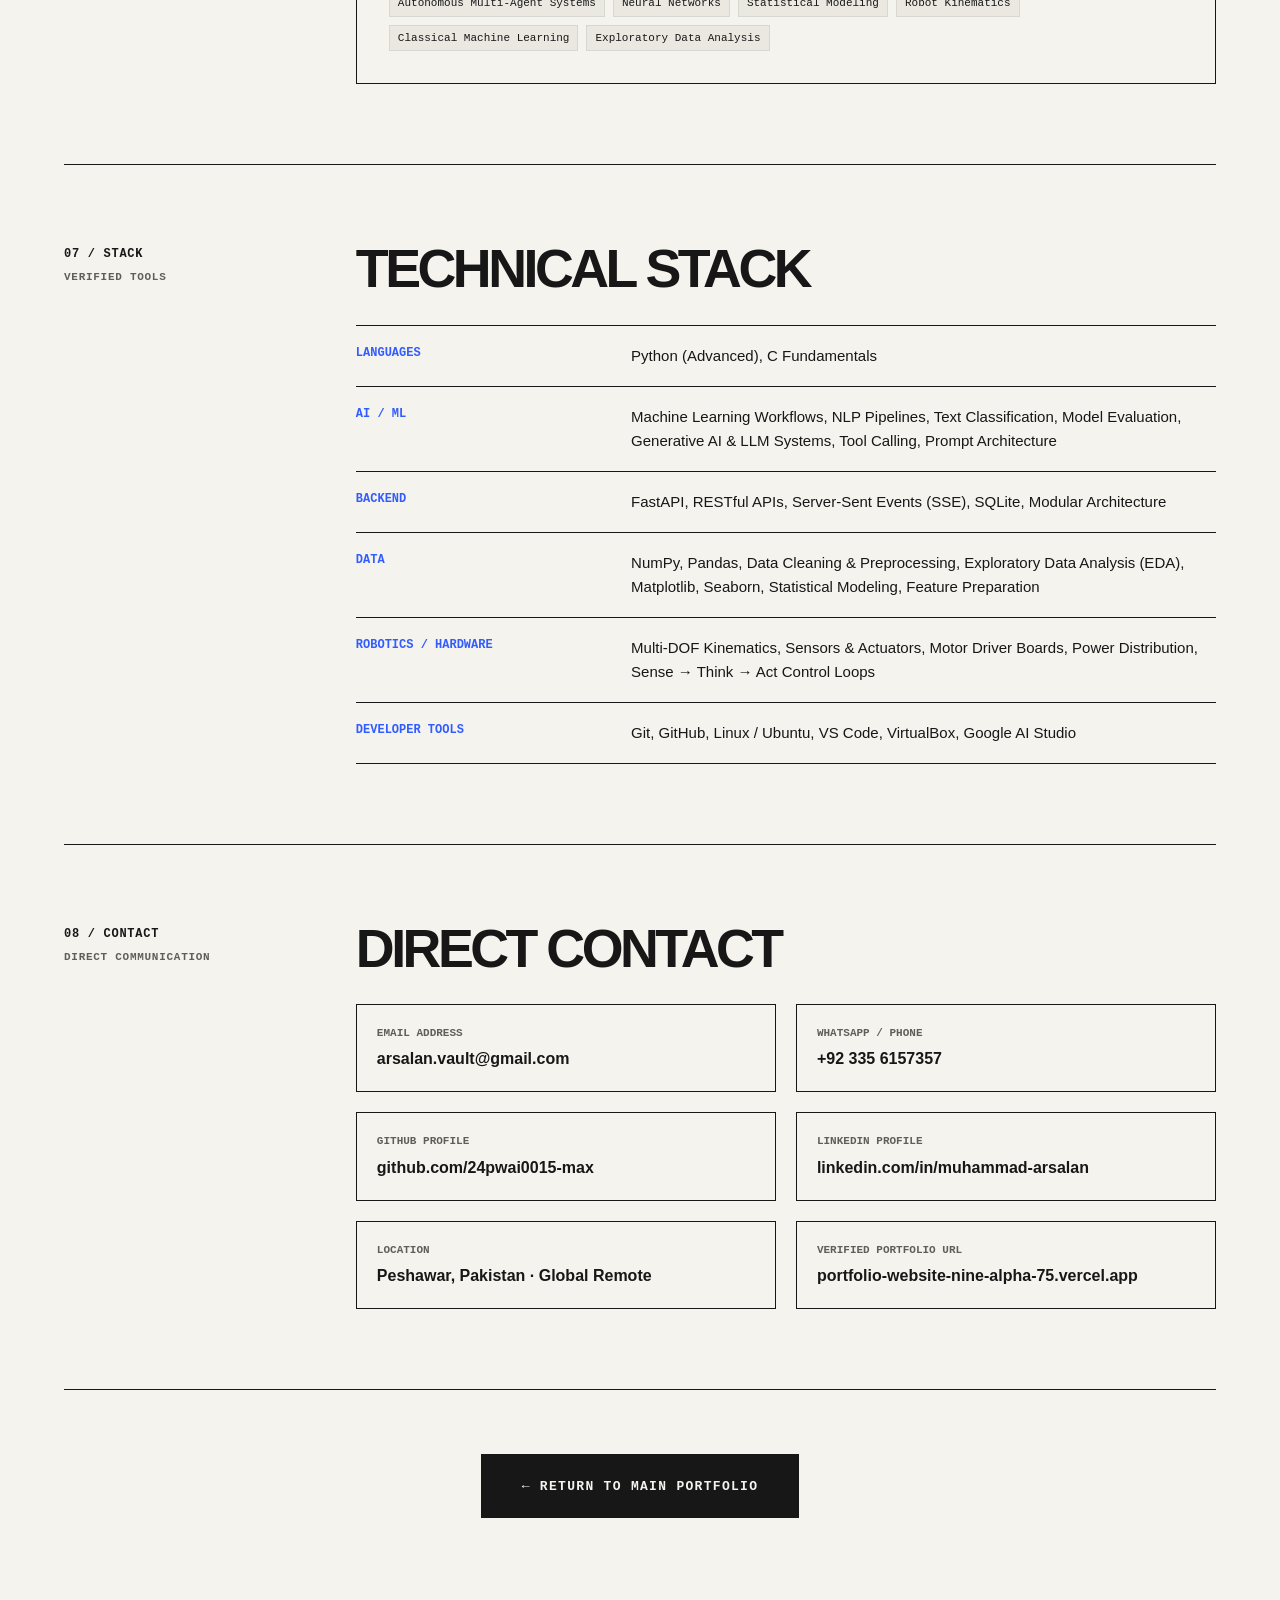
<file: cv.html>
<!doctype html>
<html lang="en">
<head>
<meta charset="utf-8">
<meta name="viewport" content="width=device-width, initial-scale=1">
<title>Muhammad Arsalan — AI Engineer CV</title>
<meta name="description" content="CV of Muhammad Arsalan, an AI engineer working across machine learning, autonomous agent systems, data science, and embodied robotics.">
<link rel="icon" type="image/svg+xml" href="favicon.svg">
<link rel="alternate icon" href="favicon.ico">
<style>
/* ==========================================================================
   EDITORIAL BRUTALIST CV DESIGN SYSTEM
   Theme: Editorial + Brutalist + Technical + Minimal + AI/Robotics
   ========================================================================== */
:root {
  --paper: #F5F3EE;
  --paper2: #EAE8E1;
  --gray: #D8D8D2;
  --ink: #171717;
  --muted: #5F5F5A;
  --blue: #315CFF;
  --lime: #C8F04A;
  --coral: #FF7058;
  --violet: #9B8CFF;
  --ease: cubic-bezier(.22, .78, .22, 1);
  --margin: 5vw;
  --gap: 1.2vw;
  --grid: repeating-linear-gradient(
    90deg,
    transparent 0,
    transparent calc((90vw - 11 * var(--gap)) / 12),
    rgba(23, 23, 23, 0.06) calc((90vw - 11 * var(--gap)) / 12),
    rgba(23, 23, 23, 0.06) calc((90vw - 11 * var(--gap)) / 12 + 1px),
    transparent calc((90vw - 11 * var(--gap)) / 12 + 1px),
    transparent calc((90vw - 11 * var(--gap)) / 12 + var(--gap))
  );
}

* {
  box-sizing: border-box;
}

html {
  scroll-behavior: smooth;
}

body {
  margin: 0;
  background: var(--paper);
  color: var(--ink);
  font-family: Arial, Helvetica, system-ui, -apple-system, sans-serif;
  font-size: 16px;
  line-height: 1.5;
  overflow-x: hidden;
  position: relative;
  -webkit-font-smoothing: antialiased;
}

/* Background Subtle Editorial Grid */
body::before {
  content: "";
  position: fixed;
  inset: 0;
  background: var(--grid);
  pointer-events: none;
  z-index: 0;
}

/* Subtle Film Grain Texture */
body::after {
  content: "";
  position: fixed;
  inset: 0;
  opacity: 0.025;
  pointer-events: none;
  background: url("data:image/svg+xml,%3Csvg xmlns='http://www.w3.org/2000/svg' width='100' height='100'%3E%3Cfilter id='n'%3E%3CfeTurbulence baseFrequency='.75' numOctaves='2'/%3E%3C/filter%3E%3Crect width='100%25' height='100%25' filter='url(%23n)'/%3E%3C/svg%3E");
  z-index: 100;
}

a {
  color: inherit;
  text-decoration: none;
}

a:focus-visible,
button:focus-visible {
  outline: 2px solid var(--blue);
  outline-offset: 3px;
}

.mono {
  font-family: "Courier New", Courier, monospace;
  letter-spacing: 0.05em;
  text-transform: uppercase;
}

.sr-only {
  position: absolute;
  width: 1px;
  height: 1px;
  padding: 0;
  margin: -1px;
  overflow: hidden;
  clip: rect(0, 0, 0, 0);
  white-space: nowrap;
  border: 0;
}

/* Global 12-column editorial grid */
.grid {
  display: grid;
  grid-template-columns: repeat(12, 1fr);
  column-gap: var(--gap);
  row-gap: 24px;
}

.cv-container {
  position: relative;
  z-index: 2;
  max-width: 1320px;
  margin: 0 auto;
  padding: 0 var(--margin);
}

/* ==========================================================================
   TOP ACTION TOOLBAR (Web Screen Only)
   ========================================================================== */
.cv-toolbar {
  position: sticky;
  top: 0;
  z-index: 999;
  background: rgba(245, 243, 238, 0.94);
  backdrop-filter: blur(8px);
  -webkit-backdrop-filter: blur(8px);
  border-bottom: 1px solid var(--ink);
  padding: 14px var(--margin);
  display: flex;
  justify-content: space-between;
  align-items: center;
}

.cv-toolbar .brand {
  font-size: 14px;
  font-weight: 900;
  letter-spacing: -0.04em;
  display: inline-flex;
  align-items: center;
  gap: 12px;
}

.cv-toolbar .brand span {
  font-family: "Courier New", Courier, monospace;
  font-size: 11px;
  font-weight: 700;
  color: var(--muted);
}

.cv-toolbar-actions {
  display: flex;
  align-items: center;
  gap: 16px;
}

.btn-pill {
  display: inline-flex;
  align-items: center;
  justify-content: center;
  height: 40px;
  padding: 0 18px;
  border: 1px solid var(--ink);
  background: transparent;
  font-family: "Courier New", Courier, monospace;
  font-size: 11px;
  font-weight: 700;
  text-transform: uppercase;
  letter-spacing: 0.06em;
  cursor: pointer;
  transition: all 0.25s var(--ease);
}

.btn-pill.primary {
  background: var(--ink);
  color: var(--paper);
}

.btn-pill.primary:hover {
  background: var(--blue);
  border-color: var(--blue);
}

.btn-pill.secondary:hover {
  background: var(--ink);
  color: var(--paper);
}

.btn-pill .swap {
  position: relative;
  height: 14px;
  overflow: hidden;
  display: inline-block;
}

.btn-pill .swap span {
  display: block;
  transition: transform 0.3s var(--ease);
}

.btn-pill:hover .swap span {
  transform: translateY(-100%);
}

/* ==========================================================================
   SECTION COMMON LAYOUT
   ========================================================================== */
.cv-section {
  position: relative;
  padding: 80px 0;
  border-bottom: 1px solid var(--ink);
}

.cv-section:last-of-type {
  border-bottom: none;
}

.sec-marker {
  grid-column: 1 / 4;
  font-family: "Courier New", Courier, monospace;
  font-size: 12px;
  font-weight: 700;
  letter-spacing: 0.06em;
  color: var(--ink);
  display: flex;
  flex-direction: column;
  gap: 6px;
}

.sec-marker .sub {
  color: var(--muted);
  font-size: 11px;
}

.sec-content {
  grid-column: 4 / 13;
}

.sec-title {
  margin: 0 0 32px;
  font-size: clamp(32px, 4.2vw, 56px);
  line-height: 0.88;
  letter-spacing: -0.065em;
  font-weight: 900;
  text-transform: uppercase;
}

/* ==========================================================================
   01 / HEADER
   ========================================================================== */
.cv-header {
  padding: 96px 0 72px;
  border-bottom: 1px solid var(--ink);
  position: relative;
  overflow: hidden;
}

.cv-header-overline {
  grid-column: 1 / 13;
  display: flex;
  justify-content: space-between;
  align-items: flex-start;
  padding-bottom: 32px;
  border-bottom: 1px solid var(--gray);
  font-size: 12px;
  font-weight: 700;
}

.cv-header-overline .tag-live {
  display: inline-flex;
  align-items: center;
  gap: 8px;
  color: var(--blue);
}

.cv-header-overline .tag-live::before {
  content: "";
  display: inline-block;
  width: 8px;
  height: 8px;
  border-radius: 50%;
  background: var(--blue);
}

.cv-header-main {
  grid-column: 1 / 9;
  padding-top: 36px;
}

.cv-name {
  margin: 0;
  font-size: clamp(56px, 8.8vw, 120px);
  line-height: 0.82;
  letter-spacing: -0.08em;
  font-weight: 900;
  text-transform: uppercase;
}

.cv-role {
  margin: 28px 0 0;
  font-family: "Courier New", Courier, monospace;
  font-size: 15px;
  font-weight: 700;
  letter-spacing: 0.08em;
  text-transform: uppercase;
  color: var(--blue);
  display: flex;
  flex-wrap: wrap;
  gap: 12px;
}

.cv-role span {
  display: inline-flex;
  align-items: center;
}

.cv-role span:not(:last-child)::after {
  content: "/";
  margin-left: 12px;
  color: var(--gray);
}

/* Header Compact Contact Grid */
.cv-contact-bar {
  grid-column: 1 / 13;
  margin-top: 48px;
  padding-top: 24px;
  border-top: 1px solid var(--ink);
  display: flex;
  flex-wrap: wrap;
  justify-content: space-between;
  gap: 20px;
}

.contact-chip {
  display: inline-flex;
  align-items: center;
  gap: 8px;
  font-family: "Courier New", Courier, monospace;
  font-size: 12px;
  font-weight: 700;
  text-transform: uppercase;
  letter-spacing: 0.05em;
  padding: 8px 12px;
  border: 1px solid var(--gray);
  background: var(--paper);
  transition: all 0.2s var(--ease);
}

.contact-chip:hover {
  border-color: var(--ink);
  background: var(--paper2);
  color: var(--blue);
}

.contact-chip span.arrow {
  color: var(--blue);
  font-weight: 900;
}

/* Subtle Geometric Header Sculpture (Secondary, Minimal) */
.header-sculpture {
  grid-column: 9 / 13;
  position: relative;
  display: flex;
  align-items: center;
  justify-content: center;
  pointer-events: none;
}

.geo-orb {
  width: 180px;
  height: 180px;
  border-radius: 50%;
  background: radial-gradient(circle at 32% 28%, #ffffff 0 8%, #d8d8d2 26%, #555555 58%, #171717 84%);
  box-shadow: 16px 20px 24px rgba(23, 23, 23, 0.14);
  position: relative;
}

.geo-ring {
  position: absolute;
  inset: -14px;
  border: 1.5px solid var(--ink);
  border-radius: 50%;
  transform: rotateX(64deg) rotateZ(-20deg);
}

.geo-box {
  position: absolute;
  width: 32px;
  height: 32px;
  bottom: 12px;
  left: -8px;
  background: var(--blue);
  transform: rotate(18deg);
}

/* ==========================================================================
   02 / PROFESSIONAL PROFILE
   ========================================================================== */
.profile-statement {
  font-size: clamp(20px, 2.4vw, 32px);
  line-height: 1.25;
  letter-spacing: -0.04em;
  font-weight: 700;
  margin: 0;
  color: var(--ink);
}

.profile-statement .highlight {
  color: var(--blue);
}

/* ==========================================================================
   03 / TECHNICAL CAPABILITIES
   ========================================================================== */
.cap-grid {
  display: grid;
  grid-template-columns: repeat(2, 1fr);
  gap: 24px;
}

.cap-card {
  border: 1px solid var(--ink);
  background: var(--paper);
  padding: 28px;
}

.cap-card-num {
  font-family: "Courier New", Courier, monospace;
  font-size: 12px;
  font-weight: 700;
  color: var(--blue);
  margin-bottom: 12px;
}

.cap-card h3 {
  margin: 0 0 16px;
  font-size: 22px;
  line-height: 1.05;
  letter-spacing: -0.035em;
  font-weight: 900;
  text-transform: uppercase;
}

.cap-items {
  margin: 0;
  padding: 0;
  list-style: none;
  display: flex;
  flex-direction: column;
  gap: 8px;
}

.cap-items li {
  font-size: 14px;
  line-height: 1.4;
  color: var(--ink);
  display: flex;
  align-items: baseline;
  gap: 8px;
}

.cap-items li::before {
  content: "—";
  color: var(--muted);
  font-family: "Courier New", Courier, monospace;
}

/* ==========================================================================
   04 / EXPERIENCE (Employment strictly separated from Education)
   ========================================================================== */
.exp-entry {
  border-top: 1px solid var(--ink);
  padding: 32px 0;
}

.exp-entry:last-child {
  padding-bottom: 0;
}

.exp-header {
  display: flex;
  justify-content: space-between;
  align-items: baseline;
  flex-wrap: wrap;
  gap: 12px;
  margin-bottom: 8px;
}

.exp-title-group h3 {
  margin: 0;
  font-size: 26px;
  font-weight: 900;
  letter-spacing: -0.04em;
  text-transform: uppercase;
}

.exp-role {
  font-family: "Courier New", Courier, monospace;
  font-size: 13px;
  font-weight: 700;
  color: var(--blue);
  margin-top: 4px;
  display: inline-block;
}

.exp-badge {
  font-family: "Courier New", Courier, monospace;
  font-size: 11px;
  font-weight: 700;
  padding: 4px 10px;
  border: 1px solid var(--ink);
  background: var(--paper2);
}

.exp-badge.completed {
  background: var(--lime);
  color: var(--ink);
}

.exp-meta {
  font-family: "Courier New", Courier, monospace;
  font-size: 12px;
  color: var(--muted);
  margin: 6px 0 16px;
}

.exp-desc {
  margin: 0;
  font-size: 16px;
  line-height: 1.5;
  color: var(--ink);
  max-width: 720px;
}

/* ==========================================================================
   05 / SELECTED PROJECTS
   ========================================================================== */
.projects-list {
  display: flex;
  flex-direction: column;
  gap: 36px;
}

.proj-card {
  border: 1px solid var(--ink);
  background: var(--paper);
  padding: 32px;
  position: relative;
}

.proj-card-header {
  display: flex;
  justify-content: space-between;
  align-items: baseline;
  flex-wrap: wrap;
  gap: 12px;
  border-bottom: 1px solid var(--gray);
  padding-bottom: 16px;
  margin-bottom: 20px;
}

.proj-title-group h3 {
  margin: 0;
  font-size: 28px;
  font-weight: 900;
  letter-spacing: -0.045em;
  text-transform: uppercase;
}

.proj-cat {
  font-family: "Courier New", Courier, monospace;
  font-size: 12px;
  font-weight: 700;
  color: var(--blue);
  margin-top: 4px;
}

.proj-year {
  font-family: "Courier New", Courier, monospace;
  font-size: 12px;
  font-weight: 700;
  color: var(--muted);
}

.proj-desc {
  margin: 0 0 24px;
  font-size: 16px;
  line-height: 1.5;
  color: var(--ink);
  max-width: 740px;
}

.proj-tags {
  display: flex;
  flex-wrap: wrap;
  gap: 8px;
  margin-bottom: 24px;
}

.proj-tag {
  font-family: "Courier New", Courier, monospace;
  font-size: 11px;
  font-weight: 700;
  padding: 4px 8px;
  border: 1px solid var(--gray);
  background: var(--paper2);
}

.proj-link {
  display: inline-flex;
  align-items: center;
  gap: 8px;
  font-family: "Courier New", Courier, monospace;
  font-size: 12px;
  font-weight: 700;
  text-transform: uppercase;
  color: var(--ink);
  border-bottom: 1px solid var(--ink);
  padding-bottom: 2px;
  transition: color 0.2s var(--ease), border-color 0.2s var(--ease);
}

.proj-link:hover {
  color: var(--blue);
  border-color: var(--blue);
}

.proj-badge-private {
  display: inline-flex;
  align-items: center;
  gap: 6px;
  font-family: "Courier New", Courier, monospace;
  font-size: 11px;
  font-weight: 700;
  text-transform: uppercase;
  color: var(--muted);
  padding: 4px 8px;
  border: 1px dashed var(--muted);
  background: var(--paper2);
}

/* ==========================================================================
   06 / EDUCATION
   ========================================================================== */
.edu-box {
  border: 1px solid var(--ink);
  padding: 32px;
  background: var(--paper);
}

.edu-header {
  display: flex;
  justify-content: space-between;
  align-items: baseline;
  flex-wrap: wrap;
  gap: 12px;
  margin-bottom: 12px;
}

.edu-header h3 {
  margin: 0;
  font-size: 26px;
  font-weight: 900;
  letter-spacing: -0.04em;
  text-transform: uppercase;
}

.edu-year {
  font-family: "Courier New", Courier, monospace;
  font-size: 12px;
  font-weight: 700;
  color: var(--muted);
}

.edu-institution {
  font-family: "Courier New", Courier, monospace;
  font-size: 13px;
  font-weight: 700;
  margin-bottom: 20px;
  display: inline-flex;
  align-items: center;
  gap: 8px;
  padding: 4px 10px;
  background: #fff8e1;
  border: 1px dashed #d97706;
  color: #92400e;
}

.edu-study-areas {
  margin-top: 24px;
  padding-top: 20px;
  border-top: 1px solid var(--gray);
}

.edu-study-areas h4 {
  margin: 0 0 12px;
  font-family: "Courier New", Courier, monospace;
  font-size: 12px;
  font-weight: 700;
  text-transform: uppercase;
  color: var(--muted);
}

.study-tags {
  display: flex;
  flex-wrap: wrap;
  gap: 8px;
}

.study-tag {
  font-family: "Courier New", Courier, monospace;
  font-size: 11px;
  padding: 4px 8px;
  background: var(--paper2);
  border: 1px solid var(--gray);
}

/* ==========================================================================
   07 / TECHNICAL STACK
   ========================================================================== */
.stack-table {
  width: 100%;
  border-collapse: collapse;
}

.stack-table tr {
  border-top: 1px solid var(--ink);
}

.stack-table tr:last-child {
  border-bottom: 1px solid var(--ink);
}

.stack-cat {
  width: 32%;
  padding: 18px 0;
  font-family: "Courier New", Courier, monospace;
  font-size: 12px;
  font-weight: 700;
  text-transform: uppercase;
  color: var(--blue);
  vertical-align: top;
}

.stack-items {
  width: 68%;
  padding: 18px 0;
  font-size: 15px;
  line-height: 1.6;
  color: var(--ink);
  vertical-align: top;
}

/* ==========================================================================
   08 / CONTACT SECTION
   ========================================================================== */
.cv-contact-grid {
  display: grid;
  grid-template-columns: repeat(2, 1fr);
  gap: 20px;
}

.contact-card {
  border: 1px solid var(--ink);
  padding: 20px;
  background: var(--paper);
  display: flex;
  flex-direction: column;
  gap: 6px;
  transition: all 0.2s var(--ease);
}

.contact-card:hover {
  background: var(--paper2);
  border-color: var(--blue);
}

.contact-card-label {
  font-family: "Courier New", Courier, monospace;
  font-size: 11px;
  font-weight: 700;
  color: var(--muted);
}

.contact-card-value {
  font-size: 16px;
  font-weight: 700;
  color: var(--ink);
  word-break: break-word;
}

/* ==========================================================================
   09 / PORTFOLIO RETURN
   ========================================================================== */
.return-bar {
  padding: 64px 0 96px;
  text-align: center;
}

.return-button {
  display: inline-flex;
  align-items: center;
  gap: 16px;
  min-height: 64px;
  padding: 0 40px;
  border: 1px solid var(--ink);
  background: var(--ink);
  color: var(--paper);
  font-family: "Courier New", Courier, monospace;
  font-size: 13px;
  font-weight: 700;
  text-transform: uppercase;
  letter-spacing: 0.1em;
  transition: all 0.25s var(--ease);
}

.return-button:hover {
  background: var(--blue);
  border-color: var(--blue);
  transform: translateY(-2px);
}

/* ==========================================================================
   RESPONSIVE DESIGN (Tablet & Mobile)
   ========================================================================== */
@media (max-width: 900px) {
  :root {
    --margin: 4vw;
  }
  .grid {
    grid-template-columns: repeat(8, 1fr);
  }
  .sec-marker {
    grid-column: 1 / 9;
    flex-direction: row;
    justify-content: space-between;
    padding-bottom: 12px;
    border-bottom: 1px solid var(--gray);
    margin-bottom: 24px;
  }
  .sec-content {
    grid-column: 1 / 9;
  }
  .cv-header-main {
    grid-column: 1 / 9;
  }
  .header-sculpture {
    display: none;
  }
  .cap-grid {
    grid-template-columns: 1fr;
  }
}

@media (max-width: 640px) {
  :root {
    --margin: 16px;
    --gap: 12px;
  }
  .grid {
    grid-template-columns: repeat(4, 1fr);
  }
  .cv-toolbar {
    padding: 12px 16px;
  }
  .cv-toolbar .brand span {
    display: none;
  }
  .cv-section {
    padding: 56px 0;
  }
  .sec-marker {
    grid-column: 1 / 5;
  }
  .sec-content {
    grid-column: 1 / 5;
  }
  .cv-header {
    padding: 48px 0 40px;
  }
  .cv-header-main {
    grid-column: 1 / 5;
  }
  .cv-contact-bar {
    grid-column: 1 / 5;
    flex-direction: column;
    gap: 10px;
  }
  .contact-chip {
    width: 100%;
    justify-content: space-between;
  }
  .cv-contact-grid {
    grid-template-columns: 1fr;
  }
  .stack-cat {
    width: 40%;
  }
  .stack-items {
    width: 60%;
  }
  .return-button {
    width: 100%;
    justify-content: center;
  }
}

/* ==========================================================================
   REDUCED MOTION SUPPORT
   ========================================================================== */
@media (prefers-reduced-motion: reduce) {
  html {
    scroll-behavior: auto;
  }
  *, *::before, *::after {
    animation: none !important;
    transition-duration: 0.001ms !important;
  }
}

/* ==========================================================================
   13 / PRINT AND PDF MODE (@media print)
   Calibrated for exactly 1-2 clean A4 pages
   ========================================================================== */
@page {
  size: A4 portrait;
  margin: 10mm 12mm 10mm 12mm;
}

@media print {
  *, *::before, *::after {
    box-shadow: none !important;
    text-shadow: none !important;
  }

  body {
    background: #ffffff !important;
    color: #000000 !important;
    font-size: 8.5pt !important;
    line-height: 1.3 !important;
    -webkit-print-color-adjust: exact !important;
    print-color-adjust: exact !important;
  }

  body::before,
  body::after,
  .cv-toolbar,
  .header-sculpture,
  .return-bar,
  .no-print,
  .sec-marker {
    display: none !important;
  }

  .cv-container {
    max-width: 100% !important;
    padding: 0 !important;
    margin: 0 !important;
  }

  .grid {
    display: block !important;
    width: 100% !important;
  }

  .sec-content {
    width: 100% !important;
  }

  .cv-section {
    padding: 8px 0 !important;
    border-bottom: 1px solid #dcdcdc !important;
    page-break-inside: auto;
  }

  /* Header */
  .cv-header {
    padding: 0 0 10px !important;
    border-bottom: 2px solid #000000 !important;
  }

  .cv-header-overline {
    padding-bottom: 4px !important;
    font-size: 7.5pt !important;
    display: flex !important;
    justify-content: space-between !important;
  }

  .cv-header-overline .tag-live {
    border: 1px solid #000000 !important;
    padding: 1px 4px !important;
    font-size: 6.5pt !important;
    font-weight: 700 !important;
    letter-spacing: 0.05em !important;
  }

  .cv-name {
    font-size: 24pt !important;
    line-height: 0.92 !important;
    letter-spacing: -0.04em !important;
    margin-top: 4px !important;
  }

  .cv-role {
    font-size: 8.5pt !important;
    margin-top: 6px !important;
    color: #222222 !important;
    display: flex !important;
    gap: 12px !important;
  }

  .cv-contact-bar {
    margin-top: 8px !important;
    padding-top: 6px !important;
    display: flex !important;
    flex-direction: row !important;
    flex-wrap: wrap !important;
    gap: 4px 14px !important;
    border-top: 1px solid #000000 !important;
  }

  .contact-chip {
    border: none !important;
    padding: 0 !important;
    background: transparent !important;
    font-size: 8pt !important;
    color: #000000 !important;
  }

  .contact-chip span.arrow {
    display: none !important;
  }

  /* Section Titles */
  .sec-title {
    font-size: 11pt !important;
    margin-bottom: 6px !important;
    letter-spacing: -0.02em !important;
    text-transform: uppercase !important;
    font-weight: 800 !important;
  }

  /* Profile */
  .profile-statement {
    font-size: 8.5pt !important;
    line-height: 1.35 !important;
    margin: 0 !important;
  }

  .profile-statement .highlight {
    color: #000000 !important;
    font-weight: 800 !important;
  }

  /* Capabilities: 2-column compact grid */
  .cap-grid {
    display: grid !important;
    grid-template-columns: repeat(2, 1fr) !important;
    gap: 6px 12px !important;
  }

  .cap-card {
    padding: 6px 8px !important;
    border: 1px solid #dcdcdc !important;
    page-break-inside: avoid !important;
    break-inside: avoid !important;
  }

  .cap-card-num {
    font-size: 6.5pt !important;
    margin-bottom: 2px !important;
  }

  .cap-card h3 {
    font-size: 8.5pt !important;
    margin-bottom: 3px !important;
  }

  .cap-items {
    margin: 0 !important;
    padding-left: 14px !important;
  }

  .cap-items li {
    font-size: 7.5pt !important;
    line-height: 1.25 !important;
    margin-bottom: 2px !important;
  }

  /* Experience */
  .exp-entry {
    padding: 6px 0 !important;
    page-break-inside: avoid !important;
    break-inside: avoid !important;
  }

  .exp-header {
    display: flex !important;
    justify-content: space-between !important;
    align-items: baseline !important;
  }

  .exp-title-group h3 {
    font-size: 10pt !important;
    display: inline !important;
    margin-right: 6px !important;
  }

  .exp-role {
    font-size: 8pt !important;
    color: #333333 !important;
  }

  .exp-badge {
    font-size: 6.5pt !important;
    padding: 1px 4px !important;
    border: 1px solid #666666 !important;
  }

  .exp-meta {
    font-size: 7.5pt !important;
    color: #555555 !important;
    margin: 2px 0 4px !important;
  }

  .exp-desc {
    font-size: 8pt !important;
    line-height: 1.3 !important;
    margin: 0 !important;
  }

  /* PAGE 2 BREAK: Strictly break before projects */
  #projects {
    page-break-before: always !important;
    break-before: page !important;
    padding-top: 0 !important;
  }

  /* Projects: 2-column compact grid */
  .projects-list {
    display: grid !important;
    grid-template-columns: repeat(2, 1fr) !important;
    gap: 8px !important;
  }

  .proj-card {
    border: 1px solid #dcdcdc !important;
    padding: 8px !important;
    margin-bottom: 0 !important;
    page-break-inside: avoid !important;
    break-inside: avoid !important;
    display: flex !important;
    flex-direction: column !important;
    justify-content: space-between !important;
  }

  .proj-card-header {
    display: flex !important;
    justify-content: space-between !important;
    align-items: baseline !important;
    padding-bottom: 4px !important;
    margin-bottom: 4px !important;
    border-bottom: 1px solid #eeeeee !important;
  }

  .proj-title-group h3 {
    font-size: 9.5pt !important;
  }

  .proj-cat {
    font-size: 7pt !important;
  }

  .proj-year {
    font-size: 7pt !important;
  }

  .proj-desc {
    font-size: 7.5pt !important;
    line-height: 1.25 !important;
    margin-bottom: 6px !important;
  }

  .proj-tags {
    margin-bottom: 6px !important;
    gap: 3px !important;
    display: flex !important;
    flex-wrap: wrap !important;
  }

  .proj-tag {
    font-size: 6.5pt !important;
    padding: 1px 3px !important;
    border: 1px solid #e0e0e0 !important;
    background: transparent !important;
    color: #222222 !important;
  }

  .proj-badge-private {
    font-size: 6.5pt !important;
    padding: 1px 3px !important;
    border: 1px dashed #777777 !important;
  }

  .proj-link {
    font-size: 7.5pt !important;
    color: #000000 !important;
    text-decoration: underline !important;
  }

  /* Education */
  .edu-box {
    padding: 6px 0 !important;
    page-break-inside: avoid !important;
    break-inside: avoid !important;
  }

  .edu-header {
    display: flex !important;
    justify-content: space-between !important;
    align-items: baseline !important;
  }

  .edu-header h3 {
    font-size: 10pt !important;
  }

  .edu-year {
    font-size: 7.5pt !important;
  }

  .edu-institution {
    background: transparent !important;
    border: 1px solid #888888 !important;
    color: #000000 !important;
    padding: 2px 5px !important;
    font-size: 7.5pt !important;
    display: inline-block !important;
    margin: 4px 0 !important;
  }

  .edu-study-areas {
    margin-top: 6px !important;
    padding-top: 4px !important;
  }

  .edu-study-areas h4 {
    font-size: 7.5pt !important;
    margin-bottom: 3px !important;
    text-transform: uppercase !important;
    color: #444444 !important;
  }

  .study-tags {
    display: flex !important;
    flex-wrap: wrap !important;
    gap: 3px !important;
  }

  .study-tag {
    font-size: 7pt !important;
    padding: 1px 4px !important;
    border: 1px solid #dcdcdc !important;
  }

  /* Tech Stack Table */
  .stack-table {
    width: 100% !important;
    border-collapse: collapse !important;
  }

  .stack-table tr {
    border-top: 1px solid #dcdcdc !important;
  }

  .stack-cat {
    width: 22% !important;
    padding: 3px 6px 3px 0 !important;
    font-size: 7.5pt !important;
    font-weight: 700 !important;
    text-transform: uppercase !important;
    color: #333333 !important;
    vertical-align: top !important;
  }

  .stack-items {
    padding: 3px 0 !important;
    font-size: 7.5pt !important;
    line-height: 1.25 !important;
    color: #000000 !important;
  }

  /* Contact */
  .cv-contact-grid {
    display: grid !important;
    grid-template-columns: repeat(3, 1fr) !important;
    gap: 6px !important;
    page-break-inside: avoid !important;
    break-inside: avoid !important;
  }

  .contact-card {
    padding: 5px 8px !important;
    border: 1px solid #dcdcdc !important;
    background: transparent !important;
  }

  .contact-card-label {
    font-size: 6.5pt !important;
    color: #666666 !important;
    margin-bottom: 2px !important;
    display: block !important;
  }

  .contact-card-value {
    font-size: 7.5pt !important;
    color: #000000 !important;
    word-break: break-all !important;
  }
}
</style>
</head>
<body>

<!-- On-screen Top Action Toolbar (Hidden in Print) -->
<header class="cv-toolbar no-print" aria-label="CV Tools and Navigation">
  <div class="brand">
    <a href="index.html" aria-label="Return to portfolio homepage">MA®</a>
    <span class="mono">CURRICULUM VITAE</span>
  </div>
  <div class="cv-toolbar-actions">
    <a href="index.html" class="btn-pill secondary" aria-label="Return to portfolio homepage">
      ← Back to Portfolio
    </a>
    <button type="button" class="btn-pill primary" onclick="window.print()" aria-label="Print or save this CV as PDF">
      <span class="swap">
        <span>Print / Save PDF</span>
        <span>A4 Layout →</span>
      </span>
    </button>
  </div>
</header>

<main class="cv-container">

  <!-- 01 / Header Section -->
  <section class="cv-header" id="header" aria-labelledby="cv-candidate-name">
    <div class="grid">
      <div class="cv-header-overline mono">
        <span>CURRICULUM VITAE / 001</span>
        <span class="tag-live">AI + MACHINE LEARNING + EMBODIED ROBOTICS</span>
      </div>

      <div class="cv-header-main">
        <h1 class="cv-name" id="cv-candidate-name">
          Muhammad<br>Arsalan
        </h1>
        <div class="cv-role">
          <span>AI Engineer</span>
          <span>Machine Learning</span>
          <span>Embodied Robotics</span>
        </div>
      </div>

      <!-- Subtle Geometric Element (Secondary, Aria-Hidden) -->
      <div class="header-sculpture" aria-hidden="true">
        <div class="geo-orb">
          <div class="geo-ring"></div>
          <div class="geo-box"></div>
        </div>
      </div>

      <!-- Header Compact Contact Links -->
      <nav class="cv-contact-bar" aria-label="Primary Contact Channels">
        <a href="mailto:arsalan.vault@gmail.com" class="contact-chip" aria-label="Send email to arsalan.vault@gmail.com">
          <span>Email: arsalan.vault@gmail.com</span>
          <span class="arrow" aria-hidden="true">↗</span>
        </a>
        <a href="https://wa.me/923356157357" target="_blank" rel="noopener noreferrer" class="contact-chip" aria-label="Chat on WhatsApp +92 335 6157357">
          <span>WhatsApp: +92 335 6157357</span>
          <span class="arrow" aria-hidden="true">↗</span>
        </a>
        <a href="https://github.com/24pwai0015-max" target="_blank" rel="noopener noreferrer" class="contact-chip" aria-label="Visit GitHub profile 24pwai0015-max">
          <span>GitHub: 24pwai0015-max</span>
          <span class="arrow" aria-hidden="true">↗</span>
        </a>
        <a href="https://www.linkedin.com/in/muhammad-arsalan-a16546384" target="_blank" rel="noopener noreferrer" class="contact-chip" aria-label="Visit LinkedIn profile">
          <span>LinkedIn: muhammad-arsalan</span>
          <span class="arrow" aria-hidden="true">↗</span>
        </a>
        <a href="https://portfolio-website-nine-alpha-75.vercel.app" target="_blank" rel="noopener noreferrer" class="contact-chip" aria-label="Visit live portfolio website">
          <span>Portfolio: portfolio-website</span>
          <span class="arrow" aria-hidden="true">↗</span>
        </a>
      </nav>
    </div>
  </section>

  <!-- 02 / Professional Profile -->
  <section class="cv-section" id="profile" aria-labelledby="sec-02-title">
    <div class="grid">
      <div class="sec-marker mono">
        <span>02 / Profile</span>
        <span class="sub">Overview</span>
      </div>
      <div class="sec-content">
        <h2 class="sec-title" id="sec-02-title">Professional Profile</h2>
        <p class="profile-statement">
          AI engineer focused on <span class="highlight">autonomous agent pipelines</span>, machine learning systems, data-driven applications, and embodied robotics. Builds software and hardware architectures that connect reasoning, perception, telemetry, sensors, and actuation through practical <span class="highlight">Sense → Think → Act</span> loops. Experienced with Python-based AI development, NLP workflows, data analysis, FastAPI systems, and multi-DOF robotics concepts.
        </p>
      </div>
    </div>
  </section>

  <!-- 03 / Technical Capabilities -->
  <section class="cv-section" id="capabilities" aria-labelledby="sec-03-title">
    <div class="grid">
      <div class="sec-marker mono">
        <span>03 / Capabilities</span>
        <span class="sub">Discipline Taxonomy</span>
      </div>
      <div class="sec-content">
        <h2 class="sec-title" id="sec-03-title">Technical Capabilities</h2>
        <div class="cap-grid">
          
          <article class="cap-card">
            <div class="cap-card-num">01 // AI &amp; MACHINE LEARNING</div>
            <h3>Machine Learning &amp; NLP</h3>
            <ul class="cap-items">
              <li>Machine learning workflows &amp; evaluation</li>
              <li>Text classification &amp; feature preparation</li>
              <li>Natural language processing pipelines</li>
              <li>Generative AI &amp; LLM application systems</li>
              <li>Prompt &amp; context engineering</li>
              <li>AI + robotics integration</li>
            </ul>
          </article>

          <article class="cap-card">
            <div class="cap-card-num">02 // AGENT SYSTEMS</div>
            <h3>Agent Architectures</h3>
            <ul class="cap-items">
              <li>Autonomous multi-agent orchestration</li>
              <li>Tool invocation &amp; deterministic routing</li>
              <li>Persistent memory pipelines</li>
              <li>Multimodal AI gateway workflows</li>
              <li>FastAPI backend services &amp; SSE streaming</li>
              <li>Fallback &amp; execution pipelines</li>
            </ul>
          </article>

          <article class="cap-card">
            <div class="cap-card-num">03 // DATA SCIENCE</div>
            <h3>Data Science &amp; EDA</h3>
            <ul class="cap-items">
              <li>Exploratory data analysis (EDA)</li>
              <li>Statistical modeling &amp; distribution analysis</li>
              <li>NumPy &amp; Pandas DataFrame operations</li>
              <li>Multi-variable correlation &amp; outlier mitigation</li>
              <li>Matplotlib &amp; Seaborn visual storytelling</li>
              <li>Predictive feature preparation</li>
            </ul>
          </article>

          <article class="cap-card">
            <div class="cap-card-num">04 // ROBOTICS &amp; EMBODIED AI</div>
            <h3>Embodied Robotics</h3>
            <ul class="cap-items">
              <li>Sense → Think → Act loop implementations</li>
              <li>Sensors &amp; actuator telemetry acquisition</li>
              <li>Motor drivers &amp; power distribution</li>
              <li>Multi-DOF kinematics &amp; joint control</li>
              <li>Closed-loop control concepts</li>
              <li>Autonomous hardware-software integration</li>
            </ul>
          </article>

        </div>
      </div>
    </div>
  </section>

  <!-- 04 / Experience (Employment strictly separated from Education) -->
  <section class="cv-section" id="experience" aria-labelledby="sec-04-title">
    <div class="grid">
      <div class="sec-marker mono">
        <span>04 / Experience</span>
        <span class="sub">Chronological</span>
      </div>
      <div class="sec-content">
        <h2 class="sec-title" id="sec-04-title">Experience</h2>

        <!-- Entry 1: FlyRank AI -->
        <article class="exp-entry">
          <div class="exp-header">
            <div class="exp-title-group">
              <h3>FlyRank AI</h3>
              <span class="exp-role">AI / NLP Engineering Intern</span>
            </div>
            <div class="exp-badges">
              <span class="exp-badge completed">COMPLETED</span>
            </div>
          </div>
          <div class="exp-meta">
            <!-- Note: Provisional date per latest direction; user confirmation required before publication -->
            <span>2024 — 2025</span> &middot; <span>Remote / Internship</span>
          </div>
          <p class="exp-desc">
            Worked on machine-learning, classification, evaluation, and NLP pipeline tasks. Developed practical experience structuring AI workflows and assessing model behavior.
          </p>
        </article>

        <!-- Entry 2: Independent AI Engineer -->
        <article class="exp-entry">
          <div class="exp-header">
            <div class="exp-title-group">
              <h3>Independent AI Engineer</h3>
              <span class="exp-role">AI, Automation &amp; Robotics Research</span>
            </div>
            <div class="exp-badges">
              <span class="exp-badge">ACTIVE</span>
            </div>
          </div>
          <div class="exp-meta">
            <span>2024 — NOW</span> &middot; <span>Peshawar, Pakistan &middot; Global Remote</span>
          </div>
          <p class="exp-desc">
            Designing and developing independent AI, automation, data-science, and robotics projects, including RoboNova and Nexus AI.
          </p>
        </article>

      </div>
    </div>
  </section>

  <!-- 05 / Selected Projects -->
  <section class="cv-section" id="projects" aria-labelledby="sec-05-title">
    <div class="grid">
      <div class="sec-marker mono">
        <span>05 / Projects</span>
        <span class="sub">Selected Systems</span>
      </div>
      <div class="sec-content">
        <h2 class="sec-title" id="sec-05-title">Selected Projects</h2>

        <div class="projects-list">

          <!-- Project 01: RoboNova -->
          <article class="proj-card">
            <div class="proj-card-header">
              <div class="proj-title-group">
                <h3>RoboNova</h3>
                <div class="proj-cat">Robotics &amp; Hardware</div>
              </div>
              <div class="proj-year">2026</div>
            </div>
            <p class="proj-desc">
              Hardware-software autonomous robotics platform exploring multi-DOF kinematics, motor control, telemetry, sensors, actuators, and a Sense → Think → Act architecture.
            </p>
            <div class="proj-tags">
              <span class="proj-tag">PYTHON</span>
              <span class="proj-tag">ROBOTICS</span>
              <span class="proj-tag">KINEMATICS</span>
              <span class="proj-tag">MOTOR CONTROL</span>
              <span class="proj-tag">SENSORS</span>
              <span class="proj-tag">TELEMETRY</span>
            </div>
            <div>
              <span class="proj-badge-private">ROBONOVA / PRIVATE REPOSITORY</span>
              &nbsp;&middot;&nbsp;
              <a href="https://github.com/24pwai0015-max" target="_blank" rel="noopener noreferrer" class="proj-link" aria-label="Visit Muhammad Arsalan's GitHub profile for hardware project overview">
                GitHub Profile <span aria-hidden="true">↗</span>
              </a>
            </div>
          </article>

          <!-- Project 02: Nexus AI -->
          <article class="proj-card">
            <div class="proj-card-header">
              <div class="proj-title-group">
                <h3>Nexus AI</h3>
                <div class="proj-cat">Agent Automation</div>
              </div>
              <div class="proj-year">2025</div>
            </div>
            <p class="proj-desc">
              Multimodal AI platform exploring FastAPI services, agent workflow orchestration, tool invocation, and persistent memory.
            </p>
            <div class="proj-tags">
              <span class="proj-tag">PYTHON</span>
              <span class="proj-tag">FASTAPI</span>
              <span class="proj-tag">LLM</span>
              <span class="proj-tag">MULTI-AGENT SYSTEMS</span>
              <span class="proj-tag">TOOL CALLING</span>
              <span class="proj-tag">MEMORY PIPELINES</span>
            </div>
            <a href="https://github.com/24pwai0015-max/nexus-ai" target="_blank" rel="noopener noreferrer" class="proj-link" aria-label="View Nexus AI repository on GitHub">
              View Repository <span aria-hidden="true">↗</span>
            </a>
          </article>

          <!-- Project 03: FlyRank ML Pipeline -->
          <article class="proj-card">
            <div class="proj-card-header">
              <div class="proj-title-group">
                <h3>FlyRank ML Pipeline</h3>
                <div class="proj-cat">Machine Learning / NLP</div>
              </div>
              <div class="proj-year">2024</div>
            </div>
            <p class="proj-desc">
              Machine-learning project covering classification, evaluation, data preparation, and NLP workflow development during the FlyRank AI internship.
            </p>
            <div class="proj-tags">
              <span class="proj-tag">PYTHON</span>
              <span class="proj-tag">SCIKIT-LEARN</span>
              <span class="proj-tag">NLP</span>
              <span class="proj-tag">CLASSIFICATION</span>
              <span class="proj-tag">EVALUATION</span>
              <span class="proj-tag">PANDAS</span>
            </div>
            <a href="https://github.com/24pwai0015-max/flyrank-ml-muhammad-arsalan" target="_blank" rel="noopener noreferrer" class="proj-link" aria-label="View FlyRank ML Pipeline repository on GitHub">
              View Repository <span aria-hidden="true">↗</span>
            </a>
          </article>

          <!-- Project 04: Data Analytics & EDA -->
          <article class="proj-card">
            <div class="proj-card-header">
              <div class="proj-title-group">
                <h3>Data Analytics &amp; EDA</h3>
                <div class="proj-cat">Data Science</div>
              </div>
              <div class="proj-year">2024</div>
            </div>
            <p class="proj-desc">
              Exploratory data analysis, statistical investigation, visualization, and predictive feature preparation using Python data-science tools.
            </p>
            <div class="proj-tags">
              <span class="proj-tag">NUMPY</span>
              <span class="proj-tag">PANDAS</span>
              <span class="proj-tag">MATPLOTLIB</span>
              <span class="proj-tag">SEABORN</span>
              <span class="proj-tag">EDA</span>
              <span class="proj-tag">FEATURE ENGINEERING</span>
            </div>
            <a href="https://github.com/24pwai0015-max/data-analytics" target="_blank" rel="noopener noreferrer" class="proj-link" aria-label="View Data Analytics repository on GitHub">
              View Repository <span aria-hidden="true">↗</span>
            </a>
          </article>

        </div>
      </div>
    </div>
  </section>

  <!-- 06 / Education (Semantic separation from employment) -->
  <section class="cv-section" id="education" aria-labelledby="sec-06-title">
    <div class="grid">
      <div class="sec-marker mono">
        <span>06 / Education</span>
        <span class="sub">Academic</span>
      </div>
      <div class="sec-content">
        <h2 class="sec-title" id="sec-06-title">Education</h2>

        <article class="edu-box">
          <div class="edu-header">
            <h3>BS Artificial Intelligence</h3>
            <span class="edu-year">2023 — NOW</span>
          </div>

          <!-- DRAFT PLACEHOLDER: Institution to be confirmed by candidate before public release -->
          <div class="edu-institution" data-placeholder="institution" aria-label="Institution to be confirmed">
            ⚠ INSTITUTION / TO BE CONFIRMED
          </div>

          <!-- Clearly labeled alternative: Selected Study Areas & Independent Learning -->
          <div class="edu-study-areas">
            <h4>Selected Study Areas &amp; Independent Learning</h4>
            <div class="study-tags">
              <span class="study-tag">Autonomous Multi-Agent Systems</span>
              <span class="study-tag">Neural Networks</span>
              <span class="study-tag">Statistical Modeling</span>
              <span class="study-tag">Robot Kinematics</span>
              <span class="study-tag">Classical Machine Learning</span>
              <span class="study-tag">Exploratory Data Analysis</span>
            </div>
          </div>
        </article>

      </div>
    </div>
  </section>

  <!-- 07 / Technical Stack -->
  <section class="cv-section" id="tech-stack" aria-labelledby="sec-07-title">
    <div class="grid">
      <div class="sec-marker mono">
        <span>07 / Stack</span>
        <span class="sub">Verified Tools</span>
      </div>
      <div class="sec-content">
        <h2 class="sec-title" id="sec-07-title">Technical Stack</h2>

        <table class="stack-table" aria-label="Demonstrable Technical Stack">
          <tbody>
            <tr>
              <td class="stack-cat">Languages</td>
              <td class="stack-items">Python (Advanced), C Fundamentals</td>
            </tr>
            <tr>
              <td class="stack-cat">AI / ML</td>
              <td class="stack-items">Machine Learning Workflows, NLP Pipelines, Text Classification, Model Evaluation, Generative AI &amp; LLM Systems, Tool Calling, Prompt Architecture</td>
            </tr>
            <tr>
              <td class="stack-cat">Backend</td>
              <td class="stack-items">FastAPI, RESTful APIs, Server-Sent Events (SSE), SQLite, Modular Architecture</td>
            </tr>
            <tr>
              <td class="stack-cat">Data</td>
              <td class="stack-items">NumPy, Pandas, Data Cleaning &amp; Preprocessing, Exploratory Data Analysis (EDA), Matplotlib, Seaborn, Statistical Modeling, Feature Preparation</td>
            </tr>
            <tr>
              <td class="stack-cat">Robotics / Hardware</td>
              <td class="stack-items">Multi-DOF Kinematics, Sensors &amp; Actuators, Motor Driver Boards, Power Distribution, Sense → Think → Act Control Loops</td>
            </tr>
            <tr>
              <td class="stack-cat">Developer Tools</td>
              <td class="stack-items">Git, GitHub, Linux / Ubuntu, VS Code, VirtualBox, Google AI Studio</td>
            </tr>
          </tbody>
        </table>

      </div>
    </div>
  </section>

  <!-- 08 / Contact -->
  <section class="cv-section" id="contact" aria-labelledby="sec-08-title">
    <div class="grid">
      <div class="sec-marker mono">
        <span>08 / Contact</span>
        <span class="sub">Direct Communication</span>
      </div>
      <div class="sec-content">
        <h2 class="sec-title" id="sec-08-title">Direct Contact</h2>

        <div class="cv-contact-grid">
          
          <a href="mailto:arsalan.vault@gmail.com" class="contact-card" aria-label="Send email to arsalan.vault@gmail.com">
            <span class="contact-card-label">EMAIL ADDRESS</span>
            <span class="contact-card-value">arsalan.vault@gmail.com</span>
          </a>

          <a href="https://wa.me/923356157357" target="_blank" rel="noopener noreferrer" class="contact-card" aria-label="Chat on WhatsApp +92 335 6157357">
            <span class="contact-card-label">WHATSAPP / PHONE</span>
            <span class="contact-card-value">+92 335 6157357</span>
          </a>

          <a href="https://github.com/24pwai0015-max" target="_blank" rel="noopener noreferrer" class="contact-card" aria-label="Visit GitHub Profile 24pwai0015-max">
            <span class="contact-card-label">GITHUB PROFILE</span>
            <span class="contact-card-value">github.com/24pwai0015-max</span>
          </a>

          <a href="https://www.linkedin.com/in/muhammad-arsalan-a16546384" target="_blank" rel="noopener noreferrer" class="contact-card" aria-label="Visit LinkedIn Profile">
            <span class="contact-card-label">LINKEDIN PROFILE</span>
            <span class="contact-card-value">linkedin.com/in/muhammad-arsalan</span>
          </a>

          <div class="contact-card">
            <span class="contact-card-label">LOCATION</span>
            <span class="contact-card-value">Peshawar, Pakistan &middot; Global Remote</span>
          </div>

          <a href="https://portfolio-website-nine-alpha-75.vercel.app" target="_blank" rel="noopener noreferrer" class="contact-card" aria-label="Visit live portfolio website">
            <span class="contact-card-label">VERIFIED PORTFOLIO URL</span>
            <span class="contact-card-value">portfolio-website-nine-alpha-75.vercel.app</span>
          </a>

        </div>
      </div>
    </div>
  </section>

  <!-- 09 / Portfolio Return -->
  <section class="return-bar no-print" aria-label="Portfolio Return Link">
    <a href="index.html" class="return-button" aria-label="Return to portfolio homepage">
      ← Return to Main Portfolio
    </a>
  </section>

</main>

</body>
</html>
</file>
